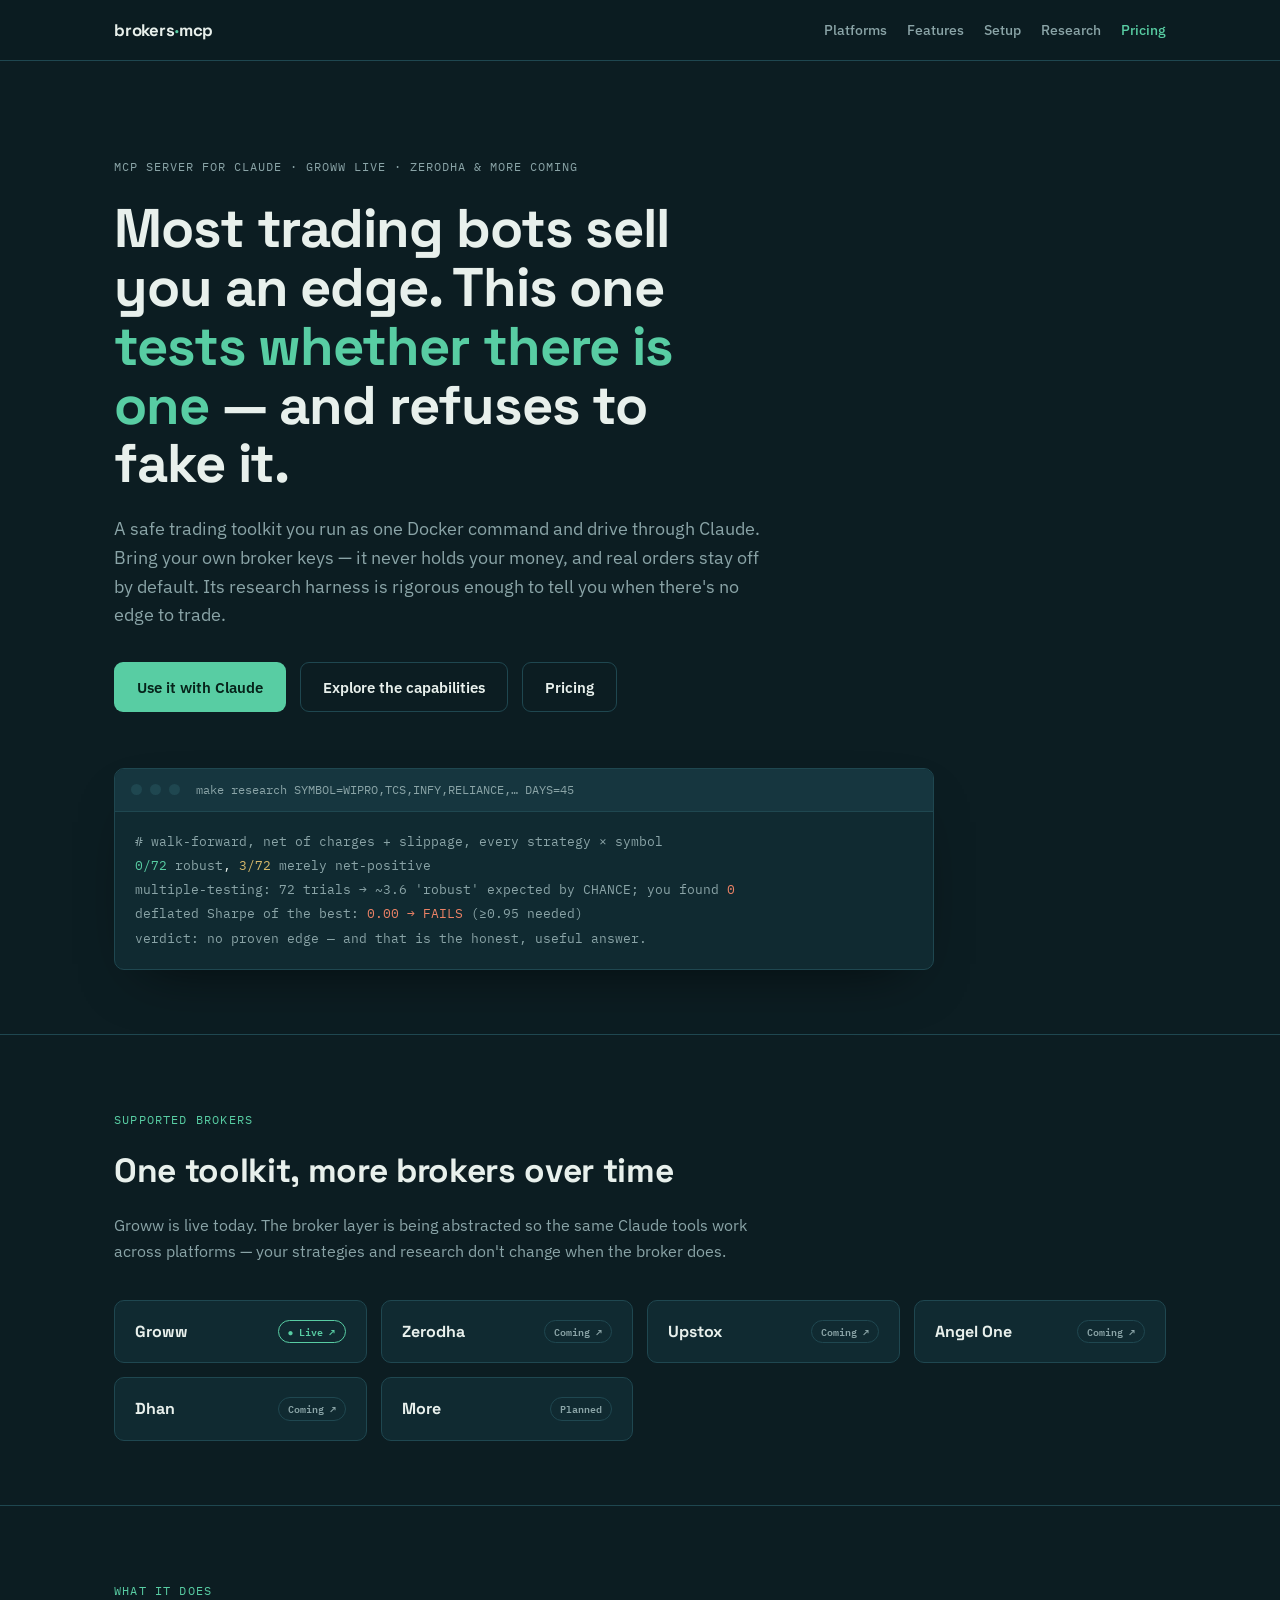
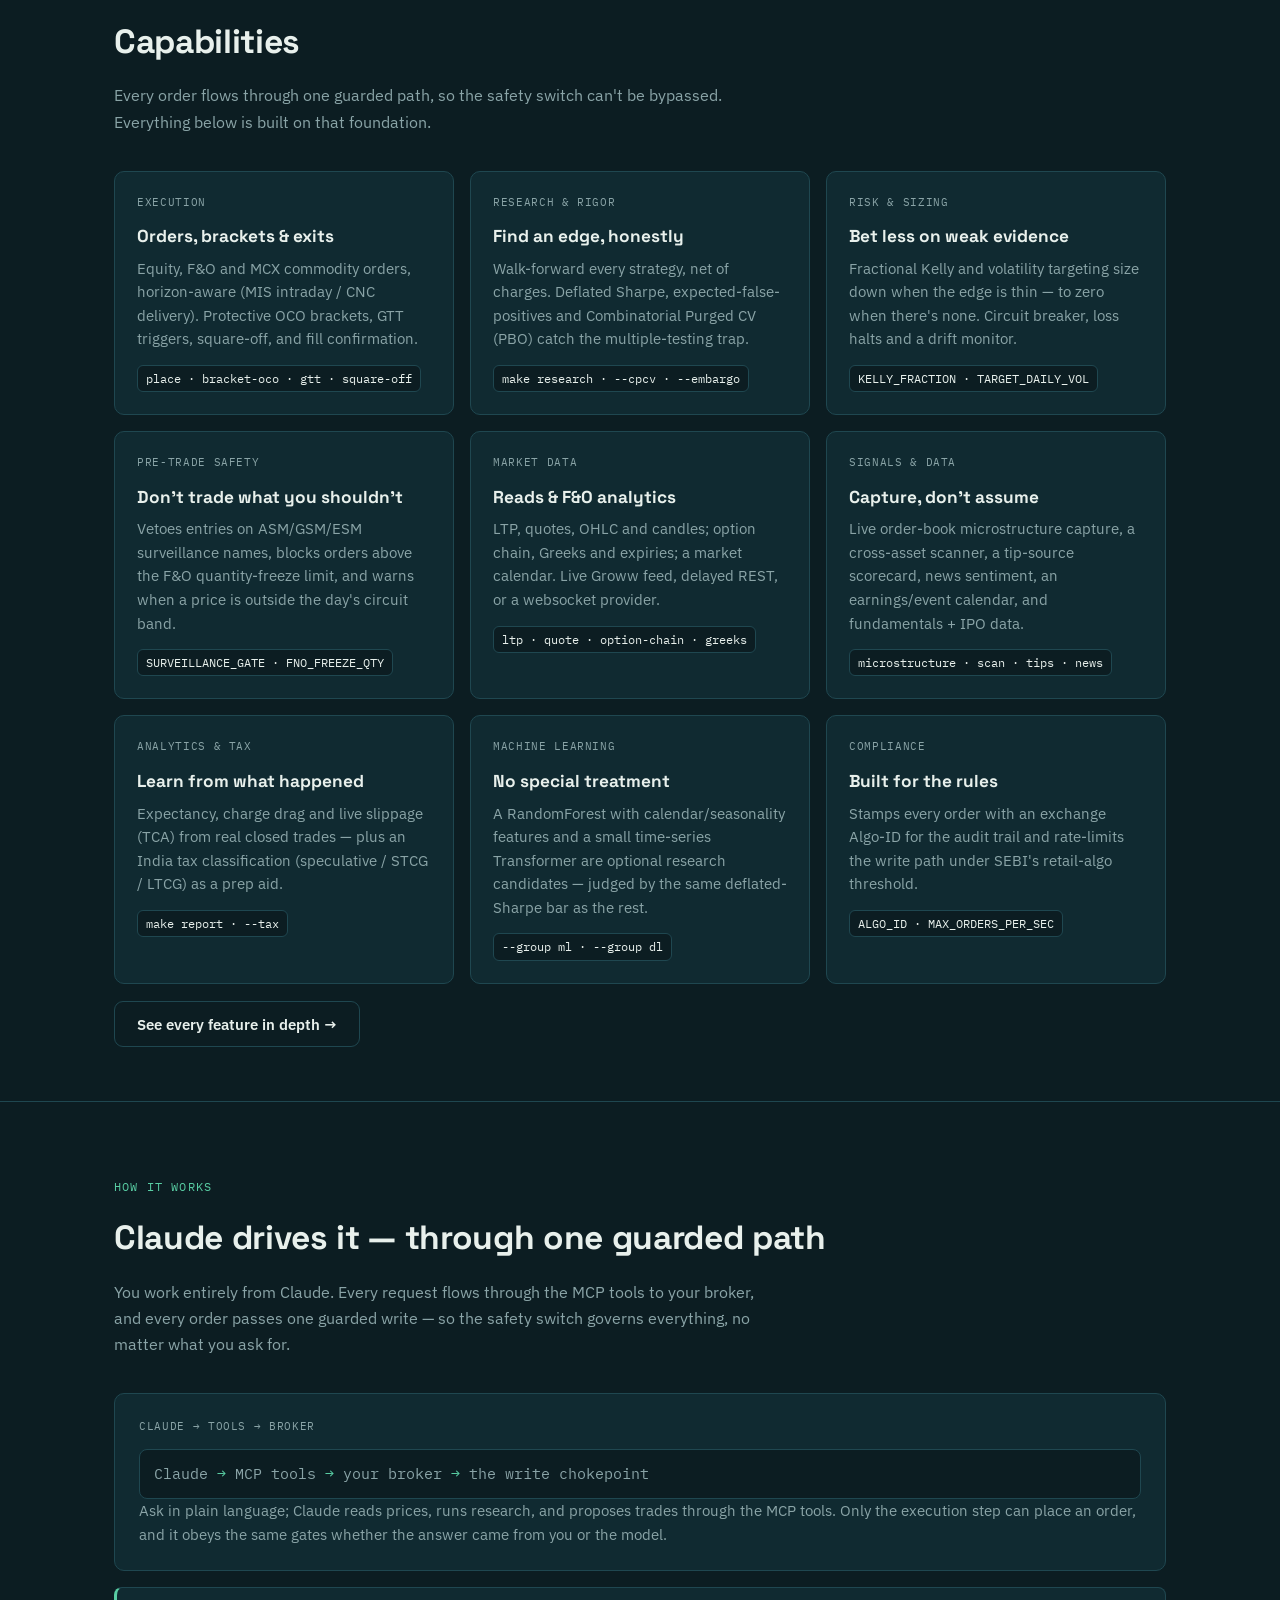
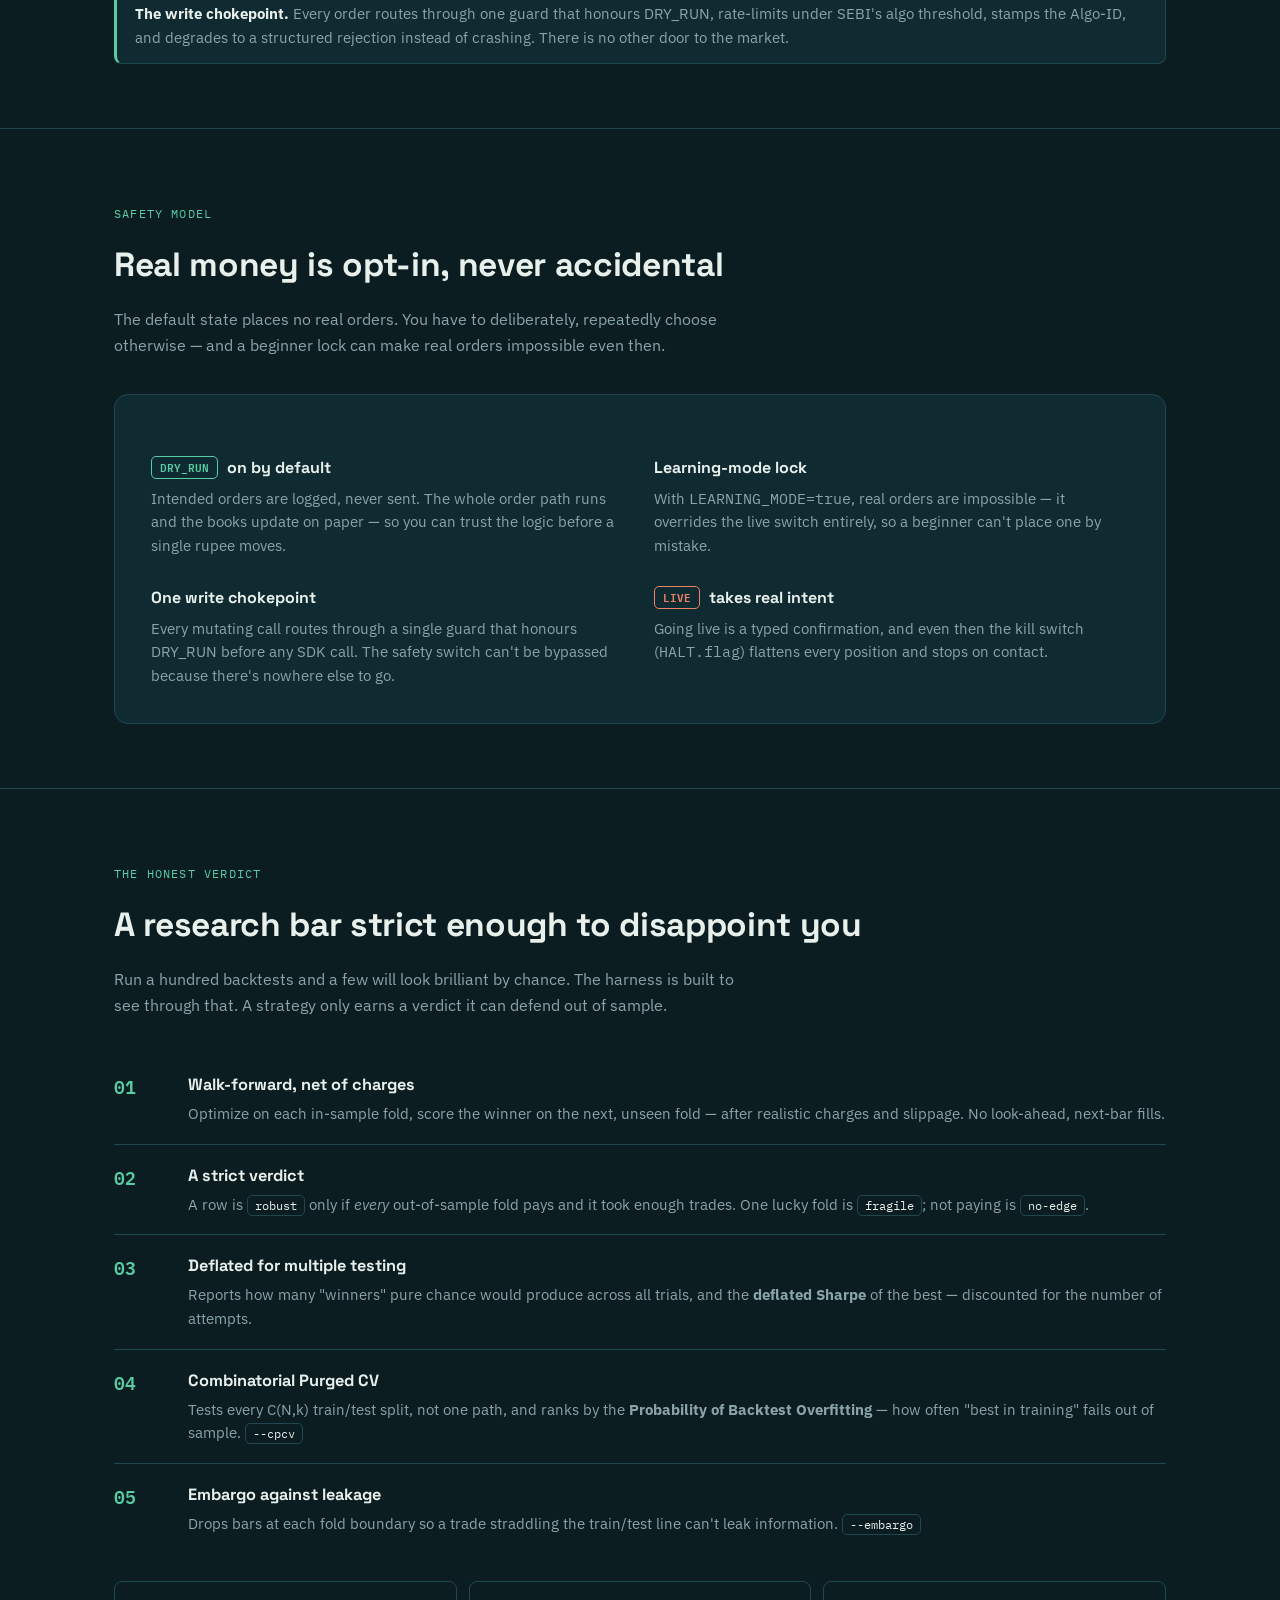
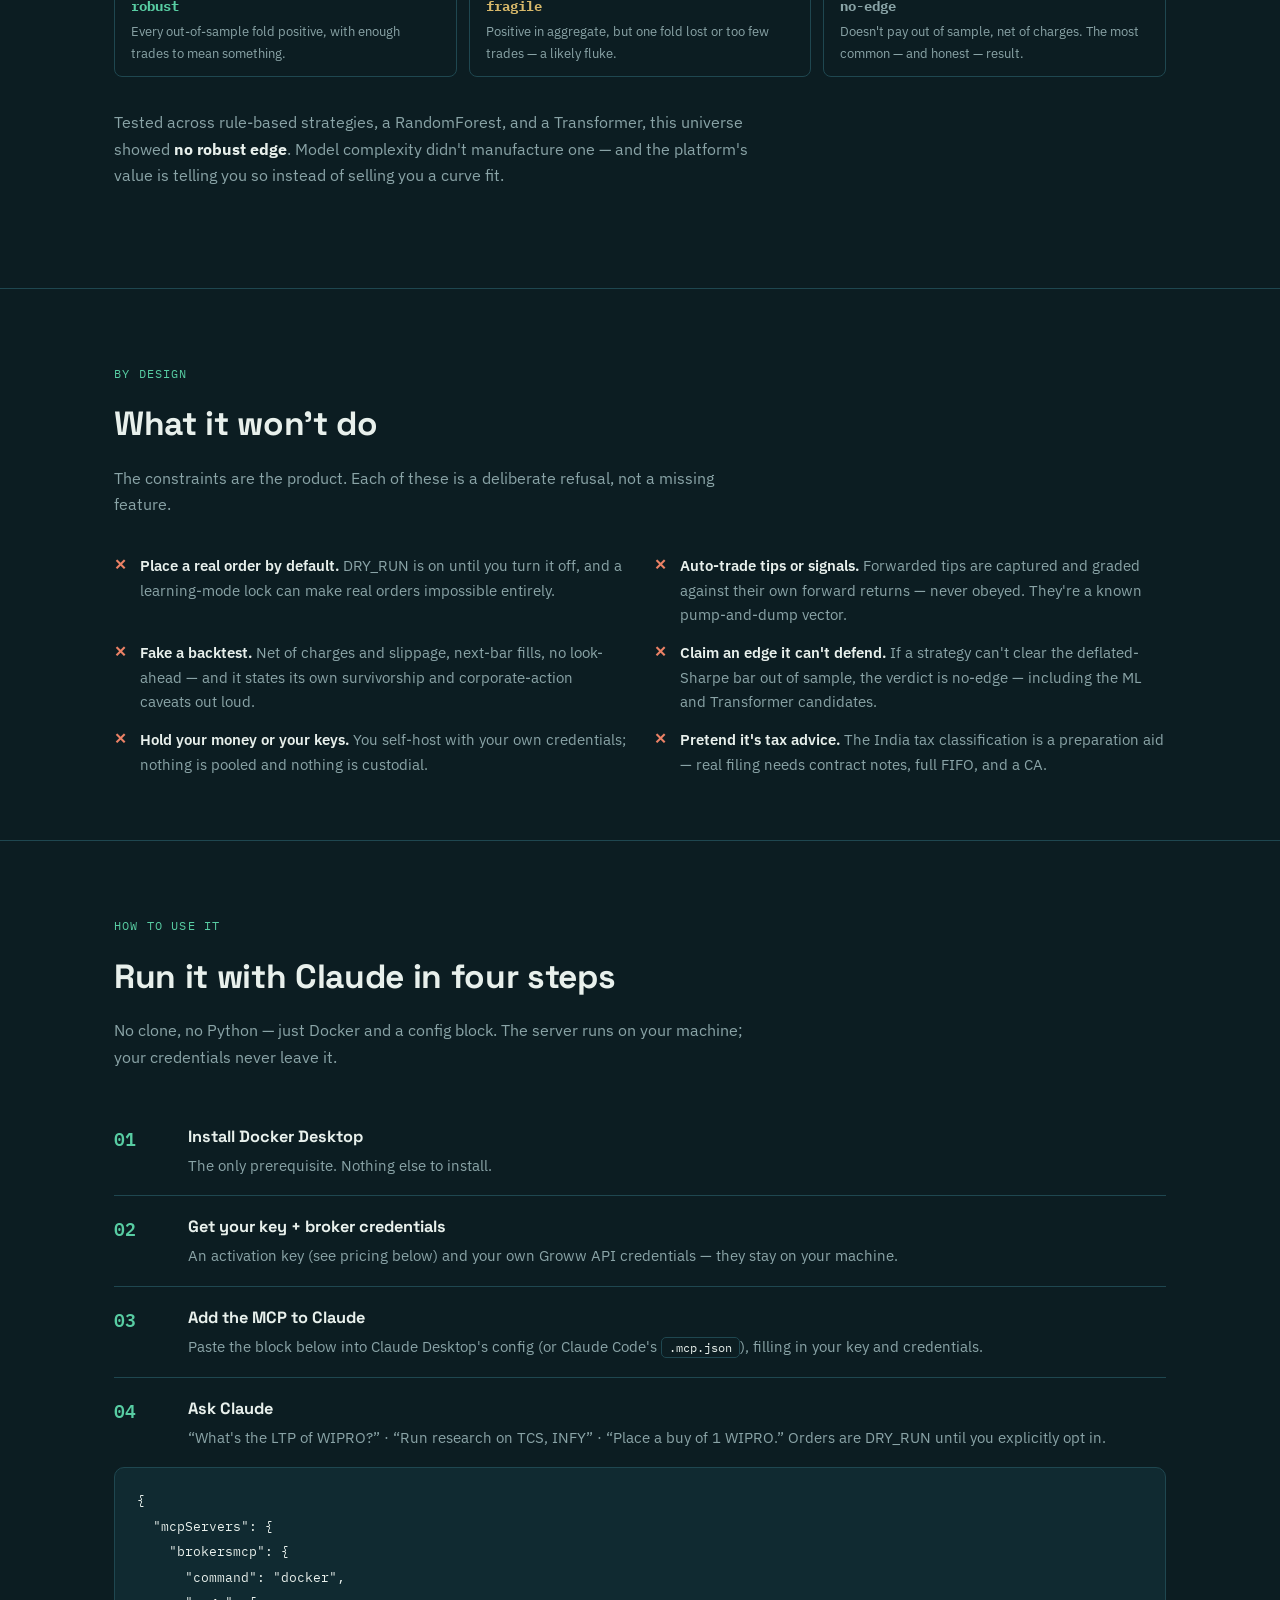
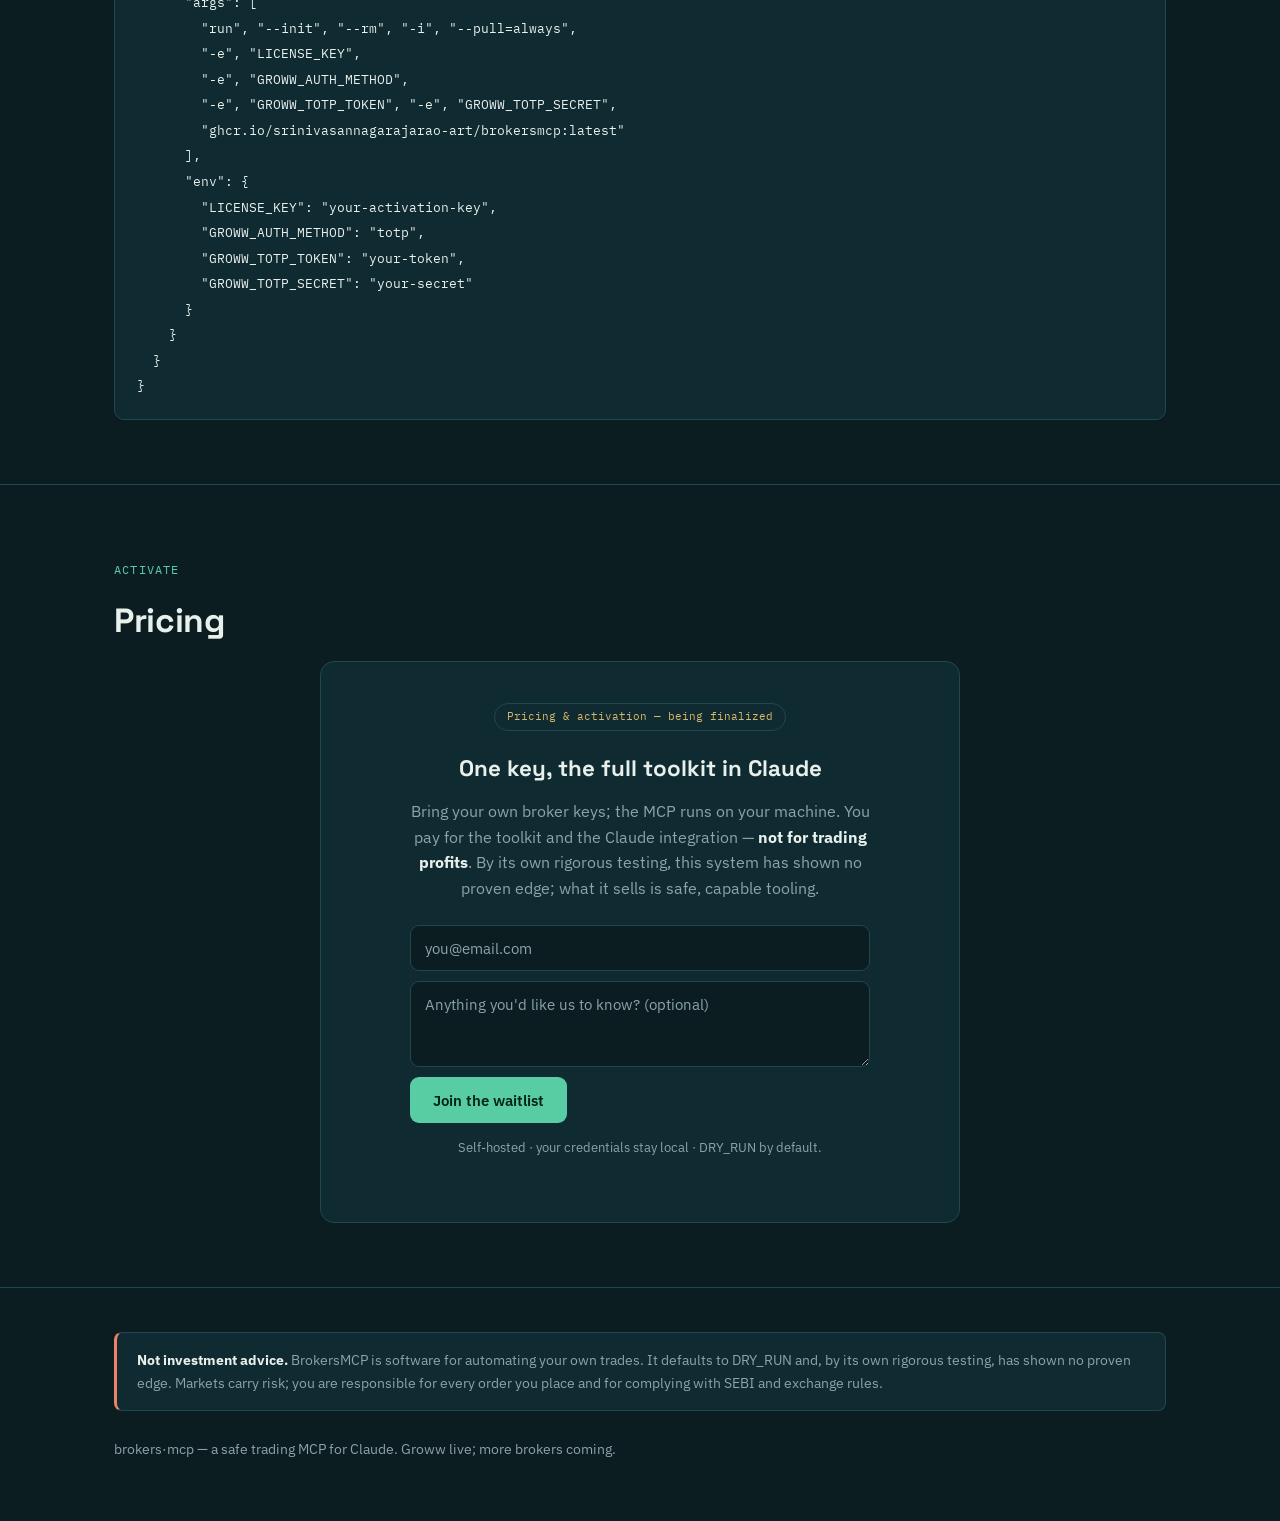
<file: index.html>
<!DOCTYPE html>
<html lang="en">
<head>
<meta charset="UTF-8" />
<meta name="viewport" content="width=device-width, initial-scale=1.0" />
<title>BrokersMCP — a safe trading MCP for Claude</title>
<meta name="description" content="A safe trading MCP for Claude — Groww live, more brokers coming. DRY_RUN by default, rigorous research, and an honest verdict: no proven edge." />
<meta name="theme-color" content="#0c1d22" />
<link rel="canonical" href="https://brokersmcp.in/" />
<!-- Favicon: the mint terminal dot on the deep-ink panel (inline SVG, no extra request) -->
<link rel="icon" href="data:image/svg+xml,%3Csvg xmlns='http://www.w3.org/2000/svg' viewBox='0 0 32 32'%3E%3Crect width='32' height='32' rx='7' fill='%230c1d22'/%3E%3Ccircle cx='16' cy='16' r='6' fill='%2358cda3'/%3E%3C/svg%3E" />
<!-- Social / link previews -->
<meta property="og:type" content="website" />
<meta property="og:site_name" content="BrokersMCP" />
<meta property="og:title" content="BrokersMCP — a safe trading MCP for Claude" />
<meta property="og:description" content="Run it as one Docker command, drive it through Claude. Bring your own broker keys; real orders off by default; rigorous research that proves when there's no edge." />
<meta property="og:url" content="https://brokersmcp.in/" />
<meta property="og:image" content="https://brokersmcp.in/og.png" />
<meta property="og:image:width" content="1200" />
<meta property="og:image:height" content="630" />
<meta name="twitter:card" content="summary_large_image" />
<meta name="twitter:title" content="BrokersMCP — a safe trading MCP for Claude" />
<meta name="twitter:description" content="A safe, rigorous trading toolkit for Claude. Groww live; Zerodha & more coming. It sells safe tooling, not a promised edge." />
<meta name="twitter:image" content="https://brokersmcp.in/og.png" />
<link rel="preconnect" href="https://fonts.googleapis.com" />
<link rel="preconnect" href="https://fonts.gstatic.com" crossorigin />
<link href="https://fonts.googleapis.com/css2?family=Space+Grotesk:wght@500;700&family=IBM+Plex+Sans:wght@400;500;600&family=IBM+Plex+Mono:wght@400;500;600&display=swap" rel="stylesheet" />
<link rel="stylesheet" href="style.css" />
</head>
<body>

<header>
  <div class="wrap bar">
    <a class="brand" href="#top">brokers<span class="tick">·</span>mcp</a>
    <nav>
      <a class="navlink" href="#platforms">Platforms</a>
      <a class="navlink" href="features.html">Features</a>
      <a class="navlink" href="#setup">Setup</a>
      <a class="navlink" href="#research">Research</a>
      <a class="navlink" href="#pricing">Pricing</a>
    </nav>
  </div>
</header>

<main id="top">
  <!-- HERO -->
  <section class="hero">
    <div class="wrap">
      <p class="eyebrow">MCP server for Claude · Groww live · Zerodha &amp; more coming</p>
      <h1>Most trading bots sell you an edge. This one <span class="em">tests whether there is one</span> — and refuses to fake it.</h1>
      <p class="lede">
        A safe trading toolkit you run as one Docker command and drive through Claude.
        Bring your own broker keys — it never holds your money, and real orders stay off
        by default. Its research harness is rigorous enough to tell you when there's no
        edge to trade.
      </p>
      <div class="cta-row">
        <a class="btn btn-primary" href="#setup">Use it with Claude</a>
        <a class="btn btn-ghost" href="#capabilities">Explore the capabilities</a>
        <a class="btn btn-ghost" href="#pricing">Pricing</a>
      </div>

      <div class="term reveal" role="img" aria-label="Sample output of the research command showing zero robust strategies and a deflated Sharpe that fails the test.">
        <div class="term-top">
          <span class="dot"></span><span class="dot"></span><span class="dot"></span>
          <span class="term-title">make research SYMBOL=WIPRO,TCS,INFY,RELIANCE,… DAYS=45</span>
        </div>
        <div class="term-body">
<div class="ln"><span class="c-mut"># walk-forward, net of charges + slippage, every strategy × symbol</span></div>
<div class="ln"><span class="c-mint">0/72</span> <span class="c-mut">robust</span>, <span class="c-amber">3/72</span> <span class="c-mut">merely net-positive</span></div>
<div class="ln"><span class="c-mut">multiple-testing: 72 trials → ~3.6 'robust' expected by CHANCE; you found</span> <span class="c-coral">0</span></div>
<div class="ln"><span class="c-mut">deflated Sharpe of the best:</span> <span class="c-coral">0.00 → FAILS</span> <span class="c-mut">(≥0.95 needed)</span></div>
<div class="ln c-mut">verdict: no proven edge — and that is the honest, useful answer.</div>
        </div>
      </div>
    </div>
  </section>

  <!-- PLATFORMS -->
  <section class="section" id="platforms">
    <div class="wrap">
      <p class="sec-label">Supported brokers</p>
      <h2 class="sec-title">One toolkit, more brokers over time</h2>
      <p class="sec-intro">
        Groww is live today. The broker layer is being abstracted so the same Claude
        tools work across platforms — your strategies and research don't change when the
        broker does.
      </p>
      <div class="brokers">
        <a class="broker" href="groww.html"><span class="bname">Groww</span><span class="status status-live">● Live ↗</span></a>
        <a class="broker" href="zerodha.html"><span class="bname">Zerodha</span><span class="status status-soon">Coming ↗</span></a>
        <a class="broker" href="upstox.html"><span class="bname">Upstox</span><span class="status status-soon">Coming ↗</span></a>
        <a class="broker" href="angelone.html"><span class="bname">Angel One</span><span class="status status-soon">Coming ↗</span></a>
        <a class="broker" href="dhan.html"><span class="bname">Dhan</span><span class="status status-soon">Coming ↗</span></a>
        <div class="broker"><span class="bname">More</span><span class="status status-soon">Planned</span></div>
      </div>
    </div>
  </section>

  <!-- CAPABILITIES -->
  <section class="section" id="capabilities">
    <div class="wrap">
      <p class="sec-label">What it does</p>
      <h2 class="sec-title">Capabilities</h2>
      <p class="sec-intro">
        Every order flows through one guarded path, so the safety switch can't be bypassed.
        Everything below is built on that foundation.
      </p>
      <div class="grid">

        <a class="card" href="features.html#execution">
          <span class="kicker">Execution</span>
          <h3>Orders, brackets &amp; exits</h3>
          <p>Equity, F&amp;O and MCX commodity orders, horizon-aware (MIS intraday / CNC delivery). Protective OCO brackets, GTT triggers, square-off, and fill confirmation.</p>
          <code>place · bracket-oco · gtt · square-off</code>
        </a>

        <a class="card" href="features.html#research">
          <span class="kicker">Research &amp; rigor</span>
          <h3>Find an edge, honestly</h3>
          <p>Walk-forward every strategy, net of charges. Deflated Sharpe, expected-false-positives and Combinatorial Purged CV (PBO) catch the multiple-testing trap.</p>
          <code>make research · --cpcv · --embargo</code>
        </a>

        <a class="card" href="features.html#sizing">
          <span class="kicker">Risk &amp; sizing</span>
          <h3>Bet less on weak evidence</h3>
          <p>Fractional Kelly and volatility targeting size down when the edge is thin — to zero when there's none. Circuit breaker, loss halts and a drift monitor.</p>
          <code>KELLY_FRACTION · TARGET_DAILY_VOL</code>
        </a>

        <a class="card" href="features.html#presafety">
          <span class="kicker">Pre-trade safety</span>
          <h3>Don't trade what you shouldn't</h3>
          <p>Vetoes entries on ASM/GSM/ESM surveillance names, blocks orders above the F&amp;O quantity-freeze limit, and warns when a price is outside the day's circuit band.</p>
          <code>SURVEILLANCE_GATE · FNO_FREEZE_QTY</code>
        </a>

        <a class="card" href="features.html#data">
          <span class="kicker">Market data</span>
          <h3>Reads &amp; F&amp;O analytics</h3>
          <p>LTP, quotes, OHLC and candles; option chain, Greeks and expiries; a market calendar. Live Groww feed, delayed REST, or a websocket provider.</p>
          <code>ltp · quote · option-chain · greeks</code>
        </a>

        <a class="card" href="features.html#signals">
          <span class="kicker">Signals &amp; data</span>
          <h3>Capture, don't assume</h3>
          <p>Live order-book microstructure capture, a cross-asset scanner, a tip-source scorecard, news sentiment, an earnings/event calendar, and fundamentals + IPO data.</p>
          <code>microstructure · scan · tips · news</code>
        </a>

        <a class="card" href="features.html#analytics">
          <span class="kicker">Analytics &amp; tax</span>
          <h3>Learn from what happened</h3>
          <p>Expectancy, charge drag and live slippage (TCA) from real closed trades — plus an India tax classification (speculative / STCG / LTCG) as a prep aid.</p>
          <code>make report · --tax</code>
        </a>

        <a class="card" href="features.html#ml">
          <span class="kicker">Machine learning</span>
          <h3>No special treatment</h3>
          <p>A RandomForest with calendar/seasonality features and a small time-series Transformer are optional research candidates — judged by the same deflated-Sharpe bar as the rest.</p>
          <code>--group ml · --group dl</code>
        </a>

        <a class="card" href="features.html#compliance">
          <span class="kicker">Compliance</span>
          <h3>Built for the rules</h3>
          <p>Stamps every order with an exchange Algo-ID for the audit trail and rate-limits the write path under SEBI's retail-algo threshold.</p>
          <code>ALGO_ID · MAX_ORDERS_PER_SEC</code>
        </a>

      </div>
      <div style="margin-top:28px">
        <a class="btn btn-ghost" href="features.html">See every feature in depth →</a>
      </div>
    </div>
  </section>

  <!-- HOW IT WORKS -->
  <section class="section" id="architecture">
    <div class="wrap">
      <p class="sec-label">How it works</p>
      <h2 class="sec-title">Claude drives it — through one guarded path</h2>
      <p class="sec-intro">
        You work entirely from Claude. Every request flows through the MCP tools to your
        broker, and every order passes one guarded write — so the safety switch governs
        everything, no matter what you ask for.
      </p>
      <div class="sys">
        <span class="kicker">Claude → tools → broker</span>
        <p class="flow">Claude <span class="arrow">→</span> MCP tools <span class="arrow">→</span> your broker <span class="arrow">→</span> the write chokepoint</p>
        <p>Ask in plain language; Claude reads prices, runs research, and proposes
        trades through the MCP tools. Only the execution step can place an order, and it
        obeys the same gates whether the answer came from you or the model.</p>
      </div>
      <div class="choke">
        <b>The write chokepoint.</b> Every order routes through one guard that honours
        DRY_RUN, rate-limits under SEBI's algo threshold, stamps the Algo-ID, and
        degrades to a structured rejection instead of crashing. There is no other door
        to the market.
      </div>
    </div>
  </section>

  <!-- SAFETY -->
  <section class="section" id="safety">
    <div class="wrap">
      <p class="sec-label">Safety model</p>
      <h2 class="sec-title">Real money is opt-in, never accidental</h2>
      <p class="sec-intro">
        The default state places no real orders. You have to deliberately, repeatedly choose
        otherwise — and a beginner lock can make real orders impossible even then.
      </p>
      <div class="band reveal">
        <div class="safety-grid">
          <div>
            <h4><span class="flag flag-dry">DRY_RUN</span> on by default</h4>
            <p>Intended orders are logged, never sent. The whole order path runs and the books update on paper — so you can trust the logic before a single rupee moves.</p>
          </div>
          <div>
            <h4>Learning-mode lock</h4>
            <p>With <code class="mono">LEARNING_MODE=true</code>, real orders are impossible — it overrides the live switch entirely, so a beginner can't place one by mistake.</p>
          </div>
          <div>
            <h4>One write chokepoint</h4>
            <p>Every mutating call routes through a single guard that honours DRY_RUN before any SDK call. The safety switch can't be bypassed because there's nowhere else to go.</p>
          </div>
          <div>
            <h4><span class="flag flag-live">LIVE</span> takes real intent</h4>
            <p>Going live is a typed confirmation, and even then the kill switch (<code class="mono">HALT.flag</code>) flattens every position and stops on contact.</p>
          </div>
        </div>
      </div>
    </div>
  </section>

  <!-- RESEARCH / HONEST VERDICT -->
  <section class="section" id="research">
    <div class="wrap">
      <p class="sec-label">The honest verdict</p>
      <h2 class="sec-title">A research bar strict enough to disappoint you</h2>
      <p class="sec-intro">
        Run a hundred backtests and a few will look brilliant by chance. The harness is built
        to see through that. A strategy only earns a verdict it can defend out of sample.
      </p>
      <div class="pipe">
        <div class="stage">
          <div class="no mono">01</div>
          <div>
            <h4>Walk-forward, net of charges</h4>
            <p>Optimize on each in-sample fold, score the winner on the next, unseen
            fold — after realistic charges and slippage. No look-ahead, next-bar fills.</p>
          </div>
        </div>
        <div class="stage">
          <div class="no mono">02</div>
          <div>
            <h4>A strict verdict</h4>
            <p>A row is <code>robust</code> only if <em>every</em> out-of-sample fold pays
            and it took enough trades. One lucky fold is <code>fragile</code>; not paying
            is <code>no-edge</code>.</p>
          </div>
        </div>
        <div class="stage">
          <div class="no mono">03</div>
          <div>
            <h4>Deflated for multiple testing</h4>
            <p>Reports how many "winners" pure chance would produce across all trials, and
            the <b>deflated Sharpe</b> of the best — discounted for the number of attempts.</p>
          </div>
        </div>
        <div class="stage">
          <div class="no mono">04</div>
          <div>
            <h4>Combinatorial Purged CV</h4>
            <p>Tests every C(N,k) train/test split, not one path, and ranks by the
            <b>Probability of Backtest Overfitting</b> — how often "best in training" fails
            out of sample. <code>--cpcv</code></p>
          </div>
        </div>
        <div class="stage">
          <div class="no mono">05</div>
          <div>
            <h4>Embargo against leakage</h4>
            <p>Drops bars at each fold boundary so a trade straddling the train/test line
            can't leak information. <code>--embargo</code></p>
          </div>
        </div>
      </div>

      <div class="legend reveal">
        <div class="verdict v-robust">
          <b>robust</b>
          <span>Every out-of-sample fold positive, with enough trades to mean something.</span>
        </div>
        <div class="verdict v-fragile">
          <b>fragile</b>
          <span>Positive in aggregate, but one fold lost or too few trades — a likely fluke.</span>
        </div>
        <div class="verdict v-noedge">
          <b>no-edge</b>
          <span>Doesn't pay out of sample, net of charges. The most common — and honest — result.</span>
        </div>
      </div>
      <p class="sec-intro" style="margin-top:32px;">
        Tested across rule-based strategies, a RandomForest, and a Transformer, this universe
        showed <strong style="color:var(--text)">no robust edge</strong>. Model complexity didn't
        manufacture one — and the platform's value is telling you so instead of selling you a
        curve fit.
      </p>
    </div>
  </section>

  <!-- WHAT IT WON'T DO -->
  <section class="section" id="wont">
    <div class="wrap">
      <p class="sec-label">By design</p>
      <h2 class="sec-title">What it won't do</h2>
      <p class="sec-intro">
        The constraints are the product. Each of these is a deliberate refusal, not a
        missing feature.
      </p>
      <ul class="nots">
        <li><b>Place a real order by default.</b> DRY_RUN is on until you turn it off, and a learning-mode lock can make real orders impossible entirely.</li>
        <li><b>Auto-trade tips or signals.</b> Forwarded tips are captured and graded against their own forward returns — never obeyed. They're a known pump-and-dump vector.</li>
        <li><b>Fake a backtest.</b> Net of charges and slippage, next-bar fills, no look-ahead — and it states its own survivorship and corporate-action caveats out loud.</li>
        <li><b>Claim an edge it can't defend.</b> If a strategy can't clear the deflated-Sharpe bar out of sample, the verdict is no-edge — including the ML and Transformer candidates.</li>
        <li><b>Hold your money or your keys.</b> You self-host with your own credentials; nothing is pooled and nothing is custodial.</li>
        <li><b>Pretend it's tax advice.</b> The India tax classification is a preparation aid — real filing needs contract notes, full FIFO, and a CA.</li>
      </ul>
    </div>
  </section>

  <!-- SETUP: USE IT WITH CLAUDE -->
  <section class="section" id="setup">
    <div class="wrap">
      <p class="sec-label">How to use it</p>
      <h2 class="sec-title">Run it with Claude in four steps</h2>
      <p class="sec-intro">
        No clone, no Python — just Docker and a config block. The server runs on your
        machine; your credentials never leave it.
      </p>
      <div class="pipe">
        <div class="stage">
          <div class="no mono">01</div>
          <div><h4>Install Docker Desktop</h4><p>The only prerequisite. Nothing else to install.</p></div>
        </div>
        <div class="stage">
          <div class="no mono">02</div>
          <div><h4>Get your key + broker credentials</h4><p>An activation key (see pricing below) and your own Groww API credentials — they stay on your machine.</p></div>
        </div>
        <div class="stage">
          <div class="no mono">03</div>
          <div><h4>Add the MCP to Claude</h4><p>Paste the block below into Claude Desktop's config (or Claude Code's <code>.mcp.json</code>), filling in your key and credentials.</p></div>
        </div>
        <div class="stage">
          <div class="no mono">04</div>
          <div><h4>Ask Claude</h4><p>“What's the LTP of WIPRO?” · “Run research on TCS, INFY” · “Place a buy of 1 WIPRO.” Orders are DRY_RUN until you explicitly opt in.</p></div>
        </div>
      </div>
<pre class="code">{
  "mcpServers": {
    "brokersmcp": {
      "command": "docker",
      "args": [
        "run", "--init", "--rm", "-i", "--pull=always",
        "-e", "LICENSE_KEY",
        "-e", "GROWW_AUTH_METHOD",
        "-e", "GROWW_TOTP_TOKEN", "-e", "GROWW_TOTP_SECRET",
        "ghcr.io/srinivasannagarajarao-art/brokersmcp:latest"
      ],
      "env": {
        "LICENSE_KEY": "your-activation-key",
        "GROWW_AUTH_METHOD": "totp",
        "GROWW_TOTP_TOKEN": "your-token",
        "GROWW_TOTP_SECRET": "your-secret"
      }
    }
  }
}</pre>
    </div>
  </section>

  <!-- PRICING / ACTIVATE -->
  <section class="section" id="pricing">
    <div class="wrap">
      <p class="sec-label">Activate</p>
      <h2 class="sec-title">Pricing</h2>
      <div class="activate">
        <span class="soon">Pricing &amp; activation — being finalized</span>
        <h3>One key, the full toolkit in Claude</h3>
        <p>
          Bring your own broker keys; the MCP runs on your machine. You pay for the
          toolkit and the Claude integration — <strong style="color:var(--text)">not for
          trading profits</strong>. By its own rigorous testing, this system has shown no
          proven edge; what it sells is safe, capable tooling.
        </p>
        <form class="waitlist" action="https://formspree.io/f/maqgwgby" method="POST">
          <input type="email" name="email" required placeholder="you@email.com"
                 aria-label="Email address" />
          <textarea name="message" rows="3" placeholder="Anything you'd like us to know? (optional)" aria-label="Message"></textarea>
          <button type="submit" class="btn btn-primary">Join the waitlist</button>
        </form>
        <p class="fineprint">Self-hosted · your credentials stay local · DRY_RUN by default.</p>
      </div>
    </div>
  </section>

</main>

<footer>
  <div class="wrap">
    <div class="disclaimer">
      <strong style="color:var(--text)">Not investment advice.</strong>
      BrokersMCP is software for automating your own trades. It defaults to
      DRY_RUN and, by its own rigorous testing, has shown no proven edge. Markets carry risk;
      you are responsible for every order you place and for complying with SEBI and exchange rules.
    </div>
    <div class="foot-row">
      <span>brokers<span style="color:var(--mint)">·</span>mcp — a safe trading MCP for Claude. Groww live; more brokers coming.</span>
    </div>
  </div>
</footer>

<script src="app.js" defer></script>
</body>
</html>
</file>
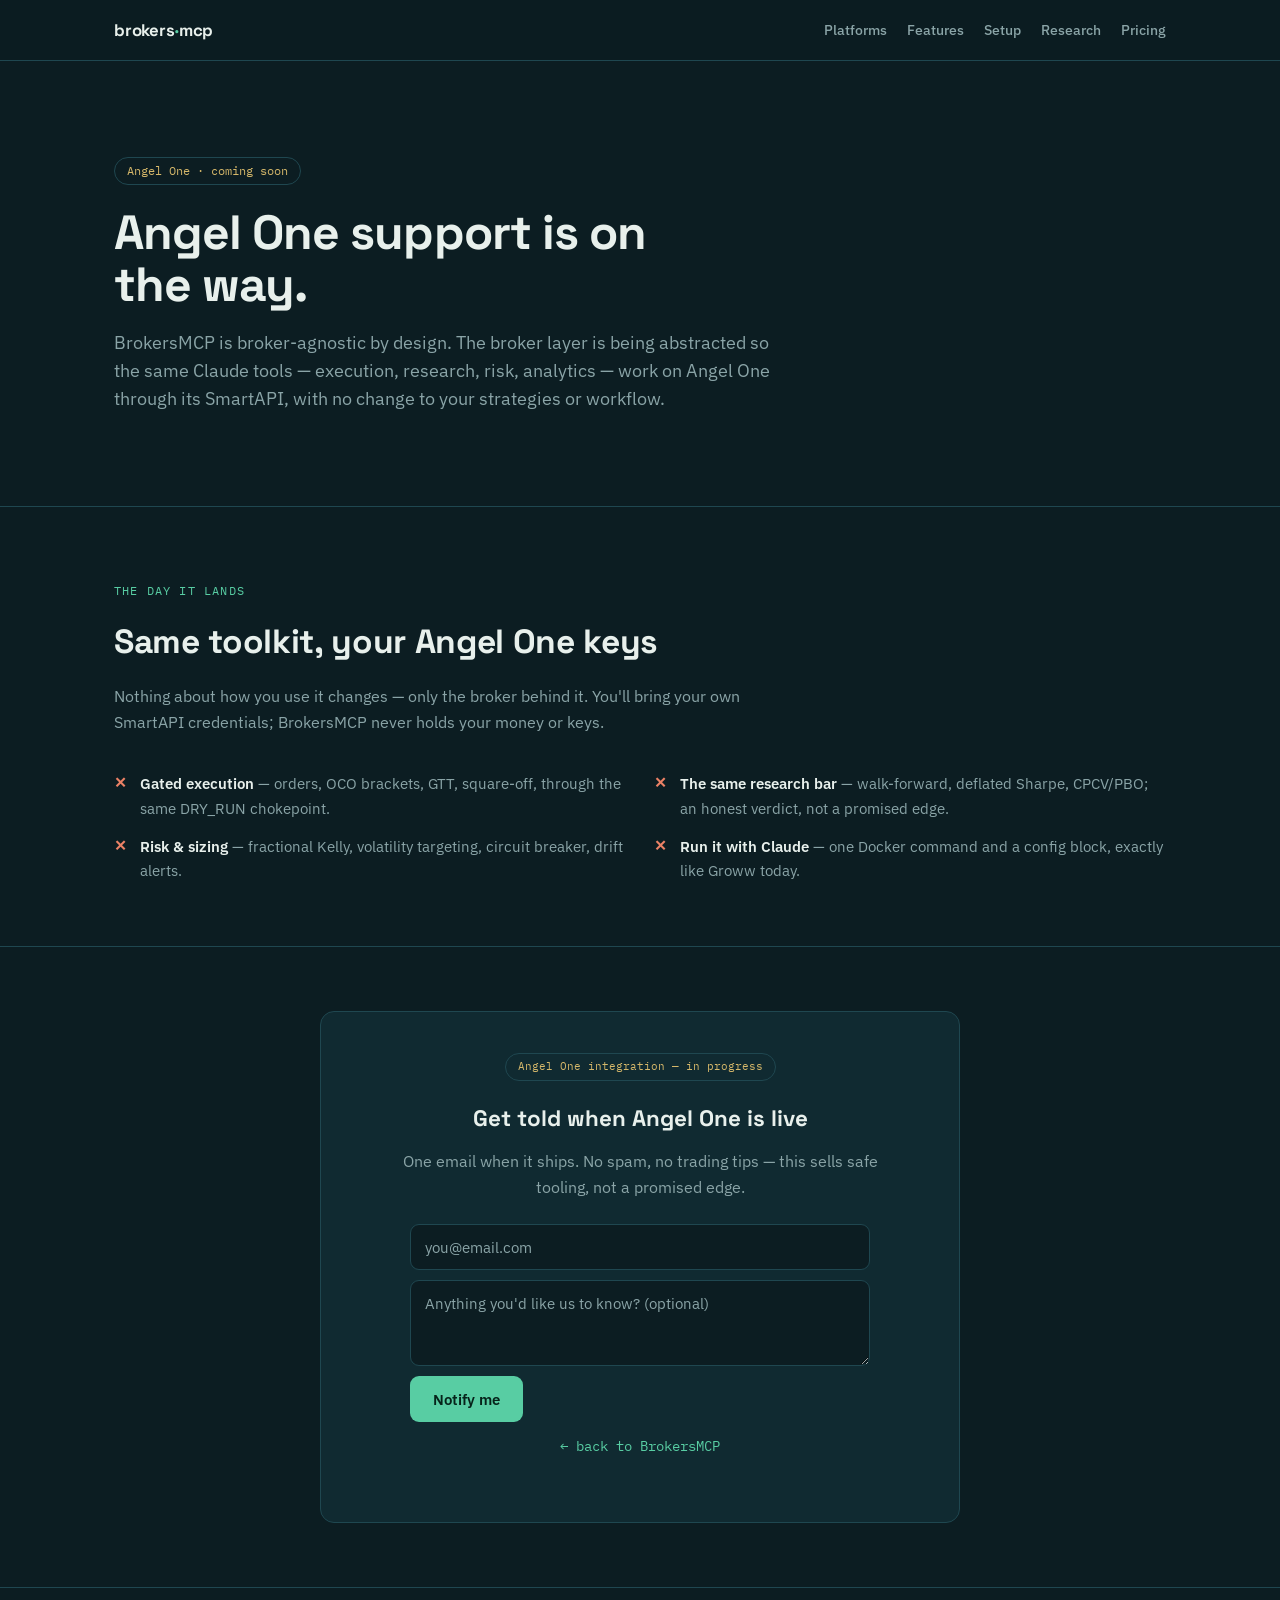
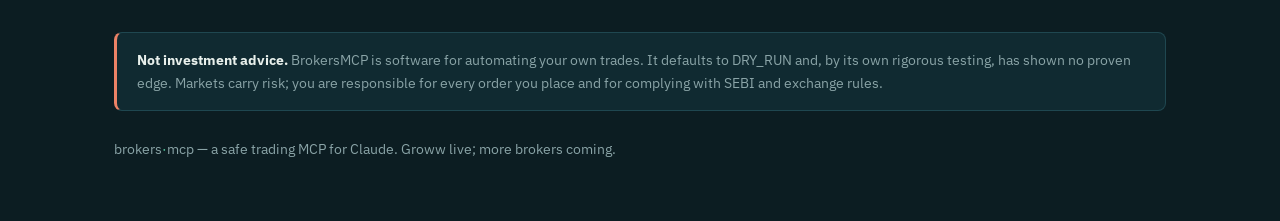
<file: angelone.html>
<!DOCTYPE html>
<html lang="en">
<head>
<meta charset="UTF-8" />
<meta name="viewport" content="width=device-width, initial-scale=1.0" />
<title>Angel One support is coming — BrokersMCP</title>
<meta name="description" content="BrokersMCP is broker-agnostic by design. Angel One (SmartAPI) support is coming — the same Claude tools, your Angel One keys. Join the waitlist." />
<meta name="theme-color" content="#0c1d22" />
<link rel="canonical" href="https://brokersmcp.in/angelone.html" />
<link rel="icon" href="data:image/svg+xml,%3Csvg xmlns='http://www.w3.org/2000/svg' viewBox='0 0 32 32'%3E%3Crect width='32' height='32' rx='7' fill='%230c1d22'/%3E%3Ccircle cx='16' cy='16' r='6' fill='%2358cda3'/%3E%3C/svg%3E" />
<meta property="og:type" content="website" />
<meta property="og:site_name" content="BrokersMCP" />
<meta property="og:title" content="Angel One support is coming — BrokersMCP" />
<meta property="og:description" content="The same safe, rigorous Claude trading tools — soon for Angel One. Bring your own SmartAPI keys." />
<meta property="og:url" content="https://brokersmcp.in/angelone.html" />
<meta property="og:image" content="https://brokersmcp.in/og.png" />
<meta name="twitter:card" content="summary_large_image" />
<meta name="twitter:title" content="Angel One support is coming — BrokersMCP" />
<meta name="twitter:image" content="https://brokersmcp.in/og.png" />
<link rel="preconnect" href="https://fonts.googleapis.com" />
<link rel="preconnect" href="https://fonts.gstatic.com" crossorigin />
<link href="https://fonts.googleapis.com/css2?family=Space+Grotesk:wght@500;700&family=IBM+Plex+Sans:wght@400;500;600&family=IBM+Plex+Mono:wght@400;500;600&display=swap" rel="stylesheet" />
<link rel="stylesheet" href="style.css" />
</head>
<body>

<header>
  <div class="wrap bar">
    <a class="brand" href="index.html">brokers<span class="tick">·</span>mcp</a>
    <nav>
      <a class="navlink" href="index.html#platforms">Platforms</a>
      <a class="navlink" href="features.html">Features</a>
      <a class="navlink" href="index.html#setup">Setup</a>
      <a class="navlink" href="index.html#research">Research</a>
      <a class="navlink" href="index.html#pricing">Pricing</a>
    </nav>
  </div>
</header>

<main>
  <section class="coming">
    <div class="wrap">
      <span class="badge">Angel One · coming soon</span>
      <h1>Angel One support is on the way.</h1>
      <p class="lede">
        BrokersMCP is broker-agnostic by design. The broker layer is being abstracted so
        the same Claude tools — execution, research, risk, analytics — work on Angel One
        through its SmartAPI, with no change to your strategies or workflow.
      </p>
    </div>
  </section>

  <section class="section">
    <div class="wrap">
      <p class="sec-label">The day it lands</p>
      <h2 class="sec-title">Same toolkit, your Angel One keys</h2>
      <p class="sec-intro">
        Nothing about how you use it changes — only the broker behind it. You'll bring
        your own SmartAPI credentials; BrokersMCP never holds your money or keys.
      </p>
      <ul class="nots" style="margin-top:24px">
        <li><b>Gated execution</b> — orders, OCO brackets, GTT, square-off, through the same DRY_RUN chokepoint.</li>
        <li><b>The same research bar</b> — walk-forward, deflated Sharpe, CPCV/PBO; an honest verdict, not a promised edge.</li>
        <li><b>Risk &amp; sizing</b> — fractional Kelly, volatility targeting, circuit breaker, drift alerts.</li>
        <li><b>Run it with Claude</b> — one Docker command and a config block, exactly like Groww today.</li>
      </ul>
    </div>
  </section>

  <section class="section" id="notify">
    <div class="wrap">
      <div class="activate">
        <span class="soon">Angel One integration — in progress</span>
        <h3>Get told when Angel One is live</h3>
        <p>One email when it ships. No spam, no trading tips — this sells safe tooling, not a promised edge.</p>
        <form class="waitlist" action="https://formspree.io/f/maqgwgby" method="POST">
          <input type="hidden" name="broker" value="Angel One" />
          <input type="email" name="email" required placeholder="you@email.com" aria-label="Email address" />
          <textarea name="message" rows="3" placeholder="Anything you'd like us to know? (optional)" aria-label="Message"></textarea>
          <button type="submit" class="btn btn-primary">Notify me</button>
        </form>
        <p class="back"><a href="index.html">← back to BrokersMCP</a></p>
      </div>
    </div>
  </section>
</main>

<footer>
  <div class="wrap">
    <div class="disclaimer">
      <strong style="color:var(--text)">Not investment advice.</strong>
      BrokersMCP is software for automating your own trades. It defaults to DRY_RUN and, by
      its own rigorous testing, has shown no proven edge. Markets carry risk; you are
      responsible for every order you place and for complying with SEBI and exchange rules.
    </div>
    <div class="foot-row">
      <span>brokers<span style="color:var(--mint)">·</span>mcp — a safe trading MCP for Claude. Groww live; more brokers coming.</span>
    </div>
  </div>
</footer>

<script src="app.js" defer></script>
</body>
</html>
</file>
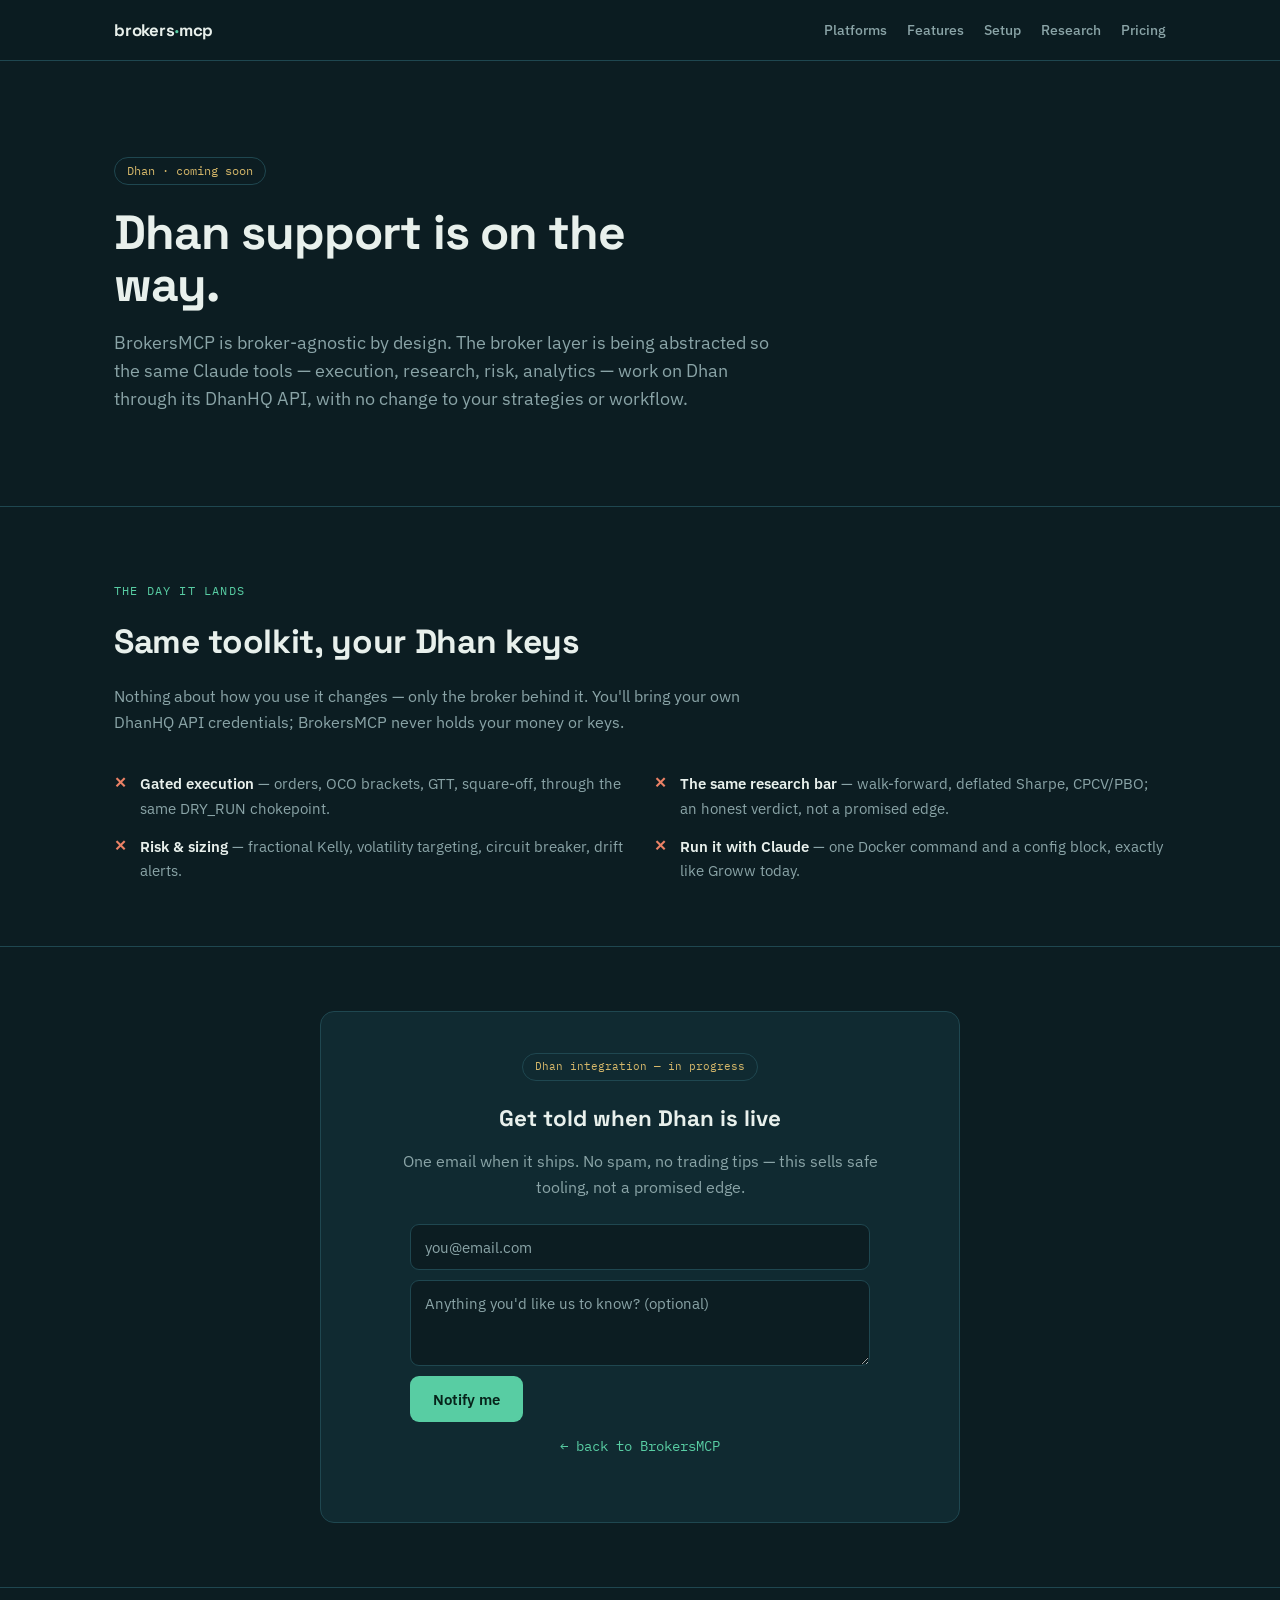
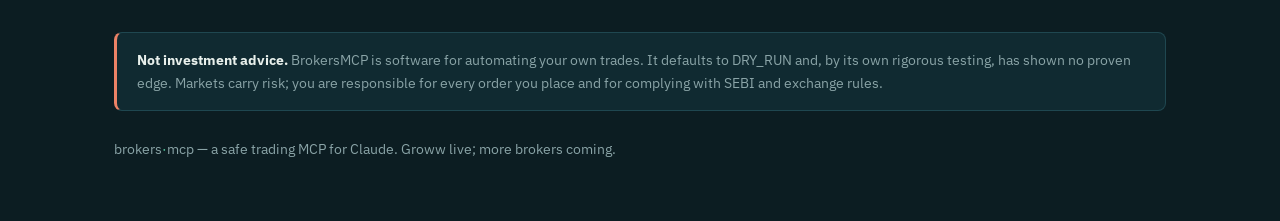
<file: dhan.html>
<!DOCTYPE html>
<html lang="en">
<head>
<meta charset="UTF-8" />
<meta name="viewport" content="width=device-width, initial-scale=1.0" />
<title>Dhan support is coming — BrokersMCP</title>
<meta name="description" content="BrokersMCP is broker-agnostic by design. Dhan (DhanHQ API) support is coming — the same Claude tools, your Dhan keys. Join the waitlist." />
<meta name="theme-color" content="#0c1d22" />
<link rel="canonical" href="https://brokersmcp.in/dhan.html" />
<link rel="icon" href="data:image/svg+xml,%3Csvg xmlns='http://www.w3.org/2000/svg' viewBox='0 0 32 32'%3E%3Crect width='32' height='32' rx='7' fill='%230c1d22'/%3E%3Ccircle cx='16' cy='16' r='6' fill='%2358cda3'/%3E%3C/svg%3E" />
<meta property="og:type" content="website" />
<meta property="og:site_name" content="BrokersMCP" />
<meta property="og:title" content="Dhan support is coming — BrokersMCP" />
<meta property="og:description" content="The same safe, rigorous Claude trading tools — soon for Dhan. Bring your own DhanHQ API keys." />
<meta property="og:url" content="https://brokersmcp.in/dhan.html" />
<meta property="og:image" content="https://brokersmcp.in/og.png" />
<meta name="twitter:card" content="summary_large_image" />
<meta name="twitter:title" content="Dhan support is coming — BrokersMCP" />
<meta name="twitter:image" content="https://brokersmcp.in/og.png" />
<link rel="preconnect" href="https://fonts.googleapis.com" />
<link rel="preconnect" href="https://fonts.gstatic.com" crossorigin />
<link href="https://fonts.googleapis.com/css2?family=Space+Grotesk:wght@500;700&family=IBM+Plex+Sans:wght@400;500;600&family=IBM+Plex+Mono:wght@400;500;600&display=swap" rel="stylesheet" />
<link rel="stylesheet" href="style.css" />
</head>
<body>

<header>
  <div class="wrap bar">
    <a class="brand" href="index.html">brokers<span class="tick">·</span>mcp</a>
    <nav>
      <a class="navlink" href="index.html#platforms">Platforms</a>
      <a class="navlink" href="features.html">Features</a>
      <a class="navlink" href="index.html#setup">Setup</a>
      <a class="navlink" href="index.html#research">Research</a>
      <a class="navlink" href="index.html#pricing">Pricing</a>
    </nav>
  </div>
</header>

<main>
  <section class="coming">
    <div class="wrap">
      <span class="badge">Dhan · coming soon</span>
      <h1>Dhan support is on the way.</h1>
      <p class="lede">
        BrokersMCP is broker-agnostic by design. The broker layer is being abstracted so
        the same Claude tools — execution, research, risk, analytics — work on Dhan
        through its DhanHQ API, with no change to your strategies or workflow.
      </p>
    </div>
  </section>

  <section class="section">
    <div class="wrap">
      <p class="sec-label">The day it lands</p>
      <h2 class="sec-title">Same toolkit, your Dhan keys</h2>
      <p class="sec-intro">
        Nothing about how you use it changes — only the broker behind it. You'll bring
        your own DhanHQ API credentials; BrokersMCP never holds your money or keys.
      </p>
      <ul class="nots" style="margin-top:24px">
        <li><b>Gated execution</b> — orders, OCO brackets, GTT, square-off, through the same DRY_RUN chokepoint.</li>
        <li><b>The same research bar</b> — walk-forward, deflated Sharpe, CPCV/PBO; an honest verdict, not a promised edge.</li>
        <li><b>Risk &amp; sizing</b> — fractional Kelly, volatility targeting, circuit breaker, drift alerts.</li>
        <li><b>Run it with Claude</b> — one Docker command and a config block, exactly like Groww today.</li>
      </ul>
    </div>
  </section>

  <section class="section" id="notify">
    <div class="wrap">
      <div class="activate">
        <span class="soon">Dhan integration — in progress</span>
        <h3>Get told when Dhan is live</h3>
        <p>One email when it ships. No spam, no trading tips — this sells safe tooling, not a promised edge.</p>
        <form class="waitlist" action="https://formspree.io/f/maqgwgby" method="POST">
          <input type="hidden" name="broker" value="Dhan" />
          <input type="email" name="email" required placeholder="you@email.com" aria-label="Email address" />
          <textarea name="message" rows="3" placeholder="Anything you'd like us to know? (optional)" aria-label="Message"></textarea>
          <button type="submit" class="btn btn-primary">Notify me</button>
        </form>
        <p class="back"><a href="index.html">← back to BrokersMCP</a></p>
      </div>
    </div>
  </section>
</main>

<footer>
  <div class="wrap">
    <div class="disclaimer">
      <strong style="color:var(--text)">Not investment advice.</strong>
      BrokersMCP is software for automating your own trades. It defaults to DRY_RUN and, by
      its own rigorous testing, has shown no proven edge. Markets carry risk; you are
      responsible for every order you place and for complying with SEBI and exchange rules.
    </div>
    <div class="foot-row">
      <span>brokers<span style="color:var(--mint)">·</span>mcp — a safe trading MCP for Claude. Groww live; more brokers coming.</span>
    </div>
  </div>
</footer>

<script src="app.js" defer></script>
</body>
</html>
</file>
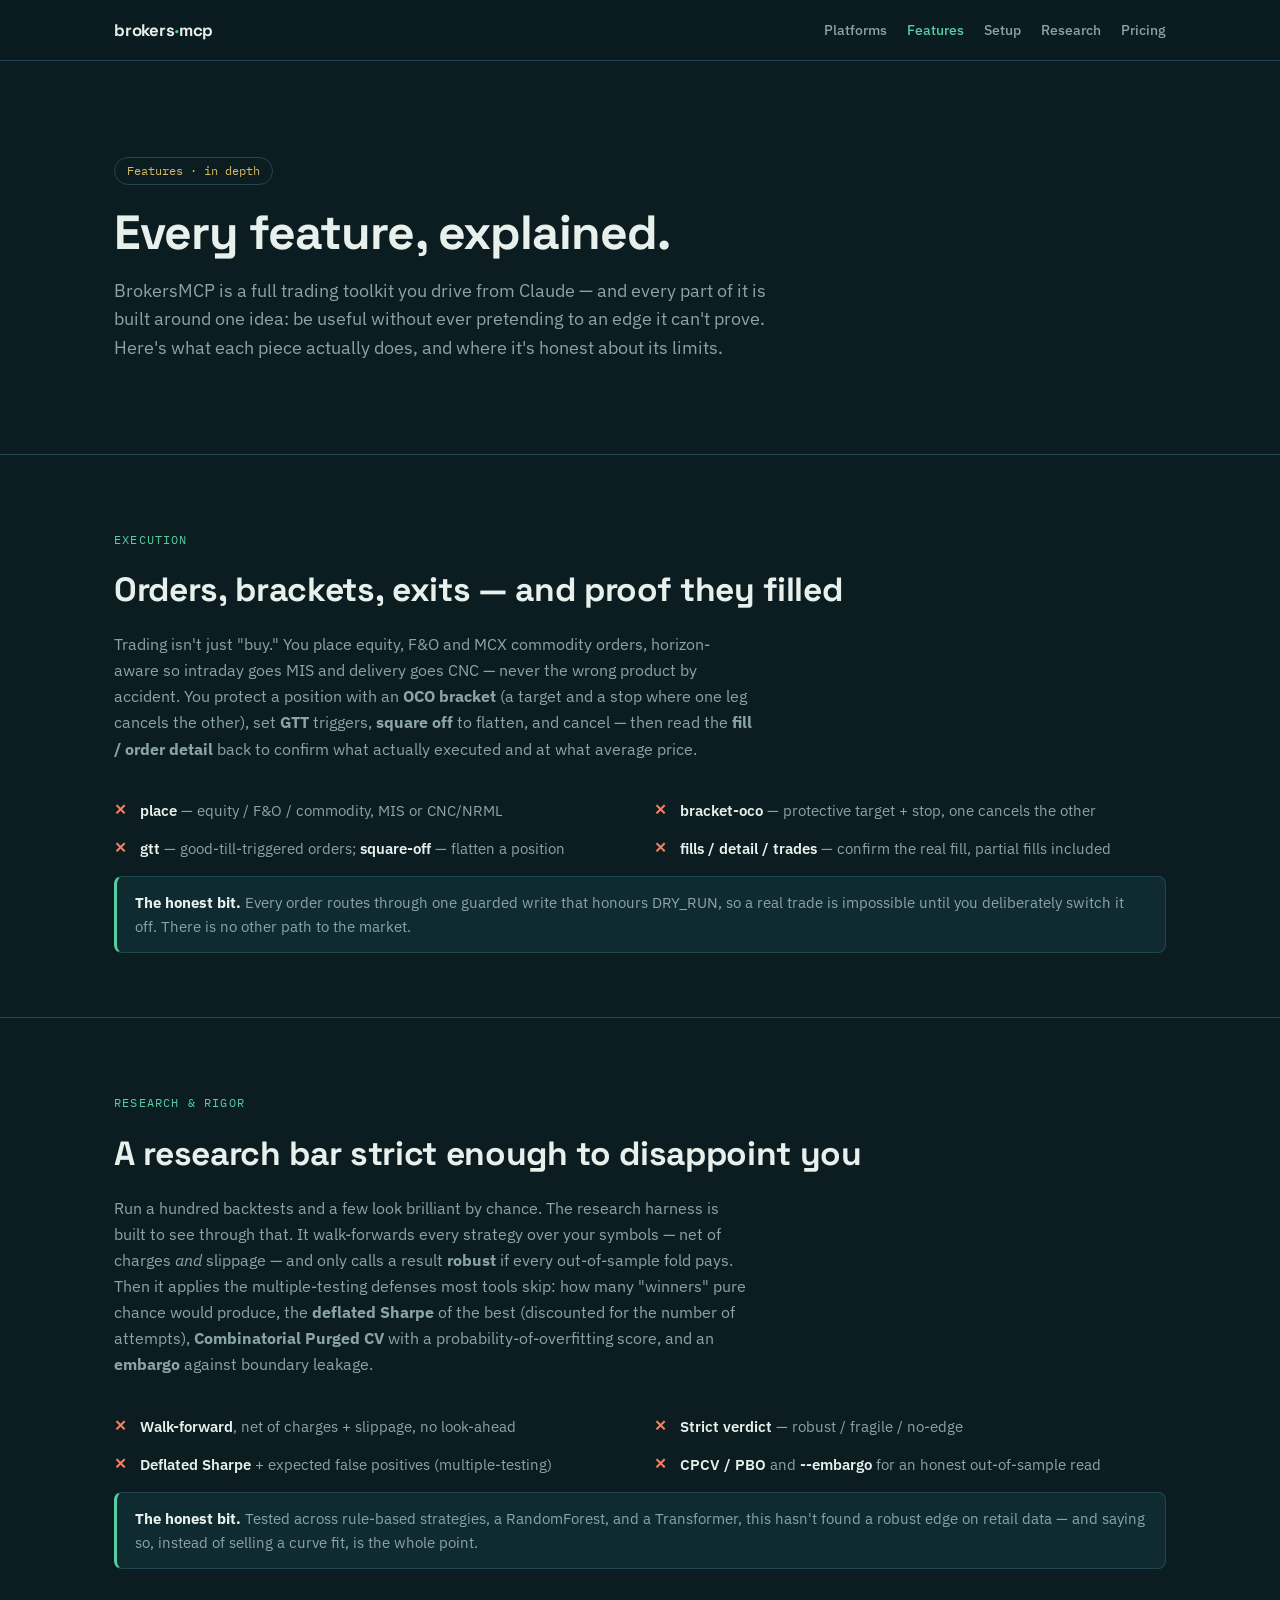
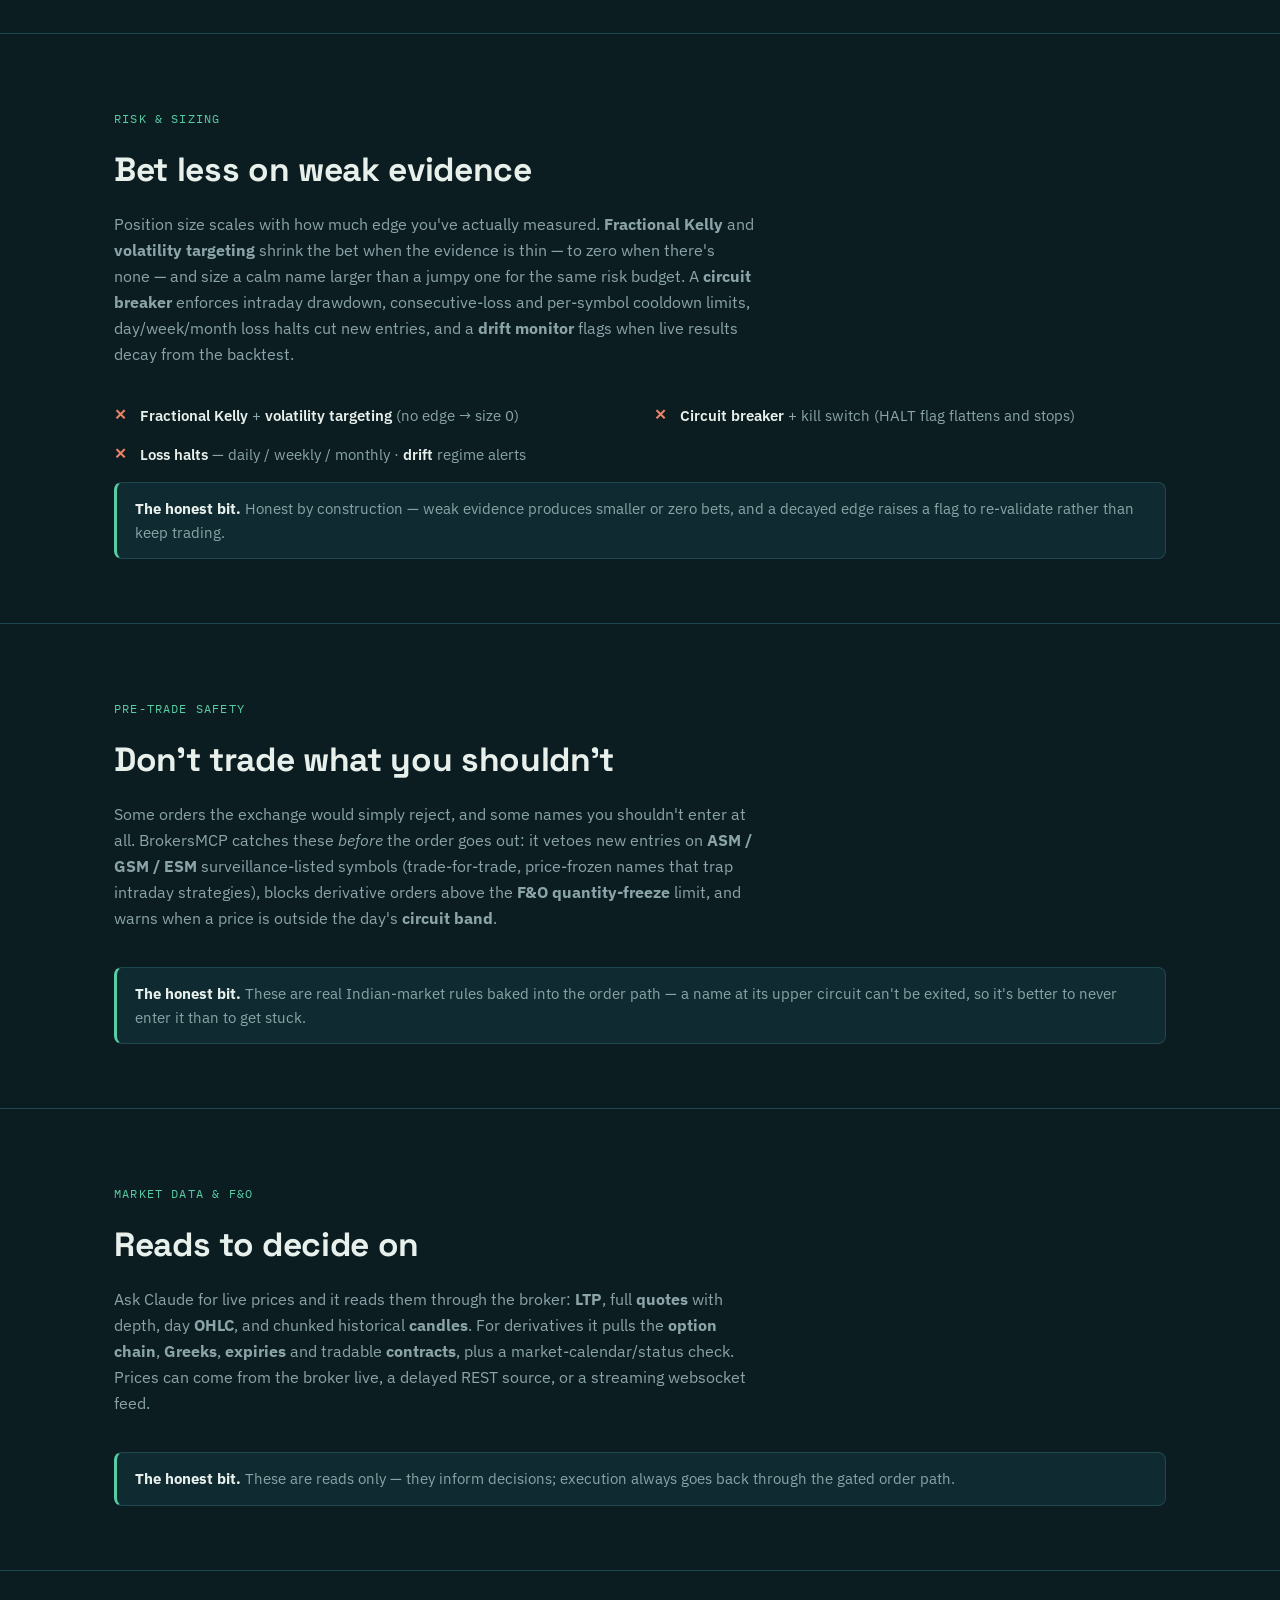
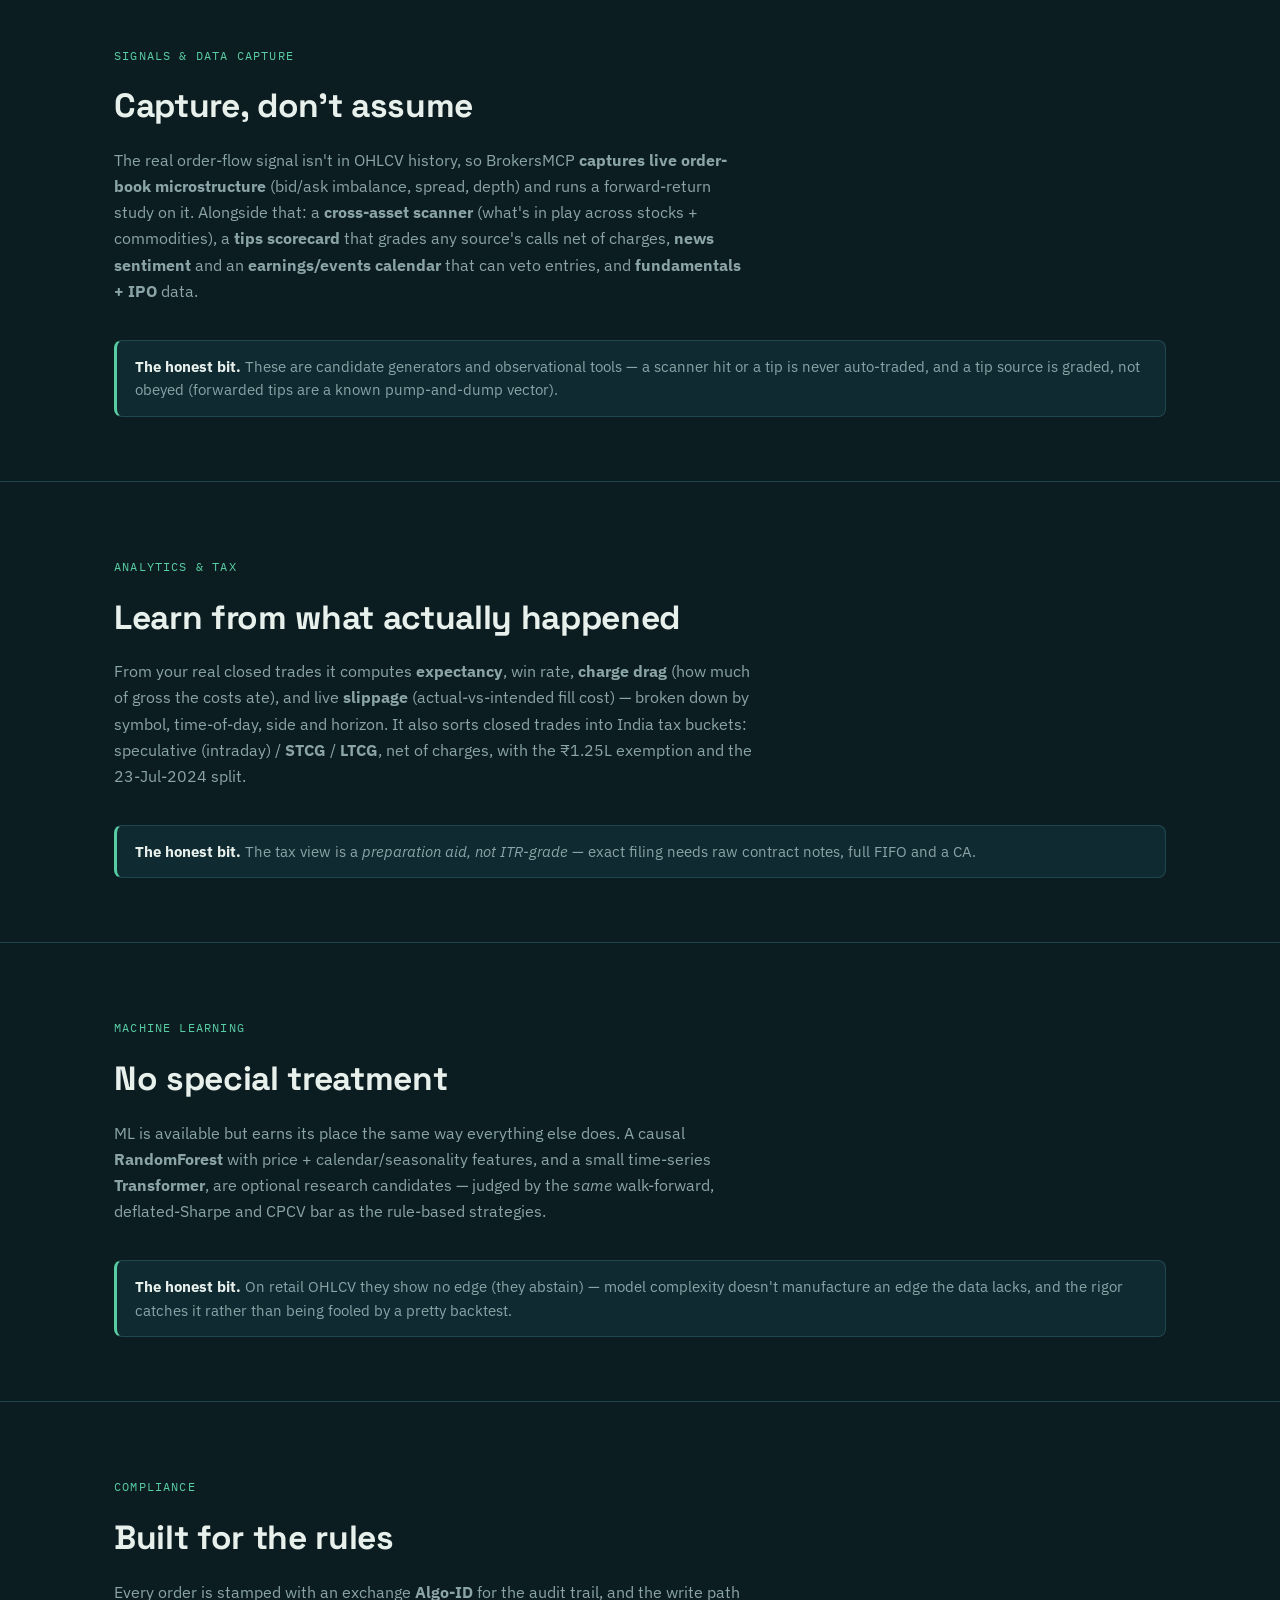
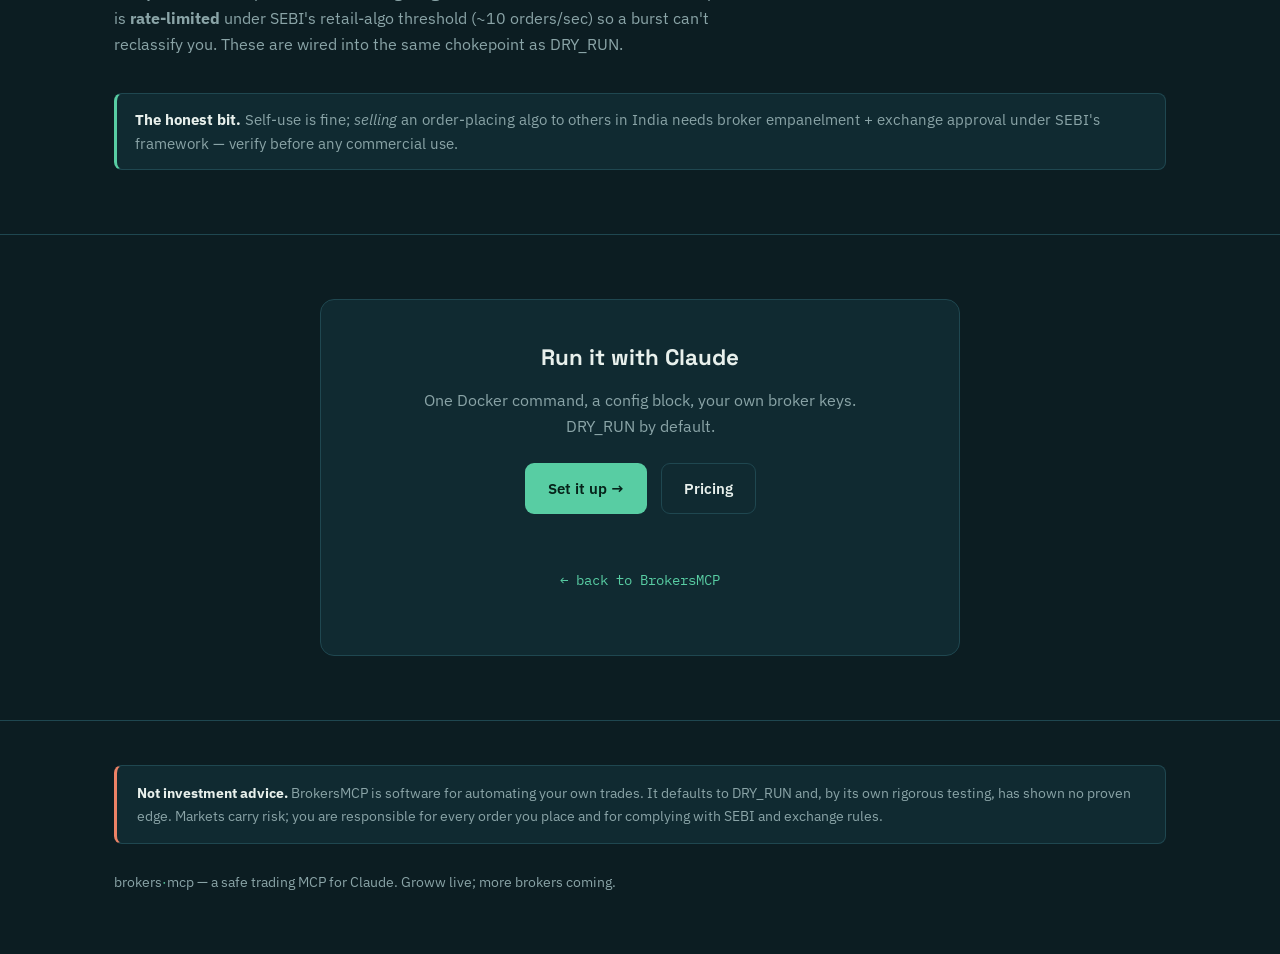
<file: features.html>
<!DOCTYPE html>
<html lang="en">
<head>
<meta charset="UTF-8" />
<meta name="viewport" content="width=device-width, initial-scale=1.0" />
<title>Features — BrokersMCP</title>
<meta name="description" content="Every BrokersMCP capability explained in depth: execution, rigorous research, risk &amp; sizing, pre-trade safety, market data, signals, analytics &amp; tax, ML, and SEBI compliance." />
<meta name="theme-color" content="#0c1d22" />
<link rel="canonical" href="https://brokersmcp.in/features.html" />
<link rel="icon" href="data:image/svg+xml,%3Csvg xmlns='http://www.w3.org/2000/svg' viewBox='0 0 32 32'%3E%3Crect width='32' height='32' rx='7' fill='%230c1d22'/%3E%3Ccircle cx='16' cy='16' r='6' fill='%2358cda3'/%3E%3C/svg%3E" />
<meta property="og:type" content="website" />
<meta property="og:site_name" content="BrokersMCP" />
<meta property="og:title" content="Features — BrokersMCP" />
<meta property="og:description" content="Every capability explained: execution, rigorous research, risk, pre-trade safety, data, analytics, ML, and compliance." />
<meta property="og:url" content="https://brokersmcp.in/features.html" />
<meta property="og:image" content="https://brokersmcp.in/og.png" />
<meta name="twitter:card" content="summary_large_image" />
<meta name="twitter:title" content="Features — BrokersMCP" />
<meta name="twitter:image" content="https://brokersmcp.in/og.png" />
<link rel="preconnect" href="https://fonts.googleapis.com" />
<link rel="preconnect" href="https://fonts.gstatic.com" crossorigin />
<link href="https://fonts.googleapis.com/css2?family=Space+Grotesk:wght@500;700&family=IBM+Plex+Sans:wght@400;500;600&family=IBM+Plex+Mono:wght@400;500;600&display=swap" rel="stylesheet" />
<link rel="stylesheet" href="style.css" />
</head>
<body>

<header>
  <div class="wrap bar">
    <a class="brand" href="index.html">brokers<span class="tick">·</span>mcp</a>
    <nav>
      <a class="navlink" href="index.html#platforms">Platforms</a>
      <a class="navlink active" href="features.html">Features</a>
      <a class="navlink" href="index.html#setup">Setup</a>
      <a class="navlink" href="index.html#research">Research</a>
      <a class="navlink" href="index.html#pricing">Pricing</a>
    </nav>
  </div>
</header>

<main>
  <section class="coming">
    <div class="wrap">
      <span class="badge">Features · in depth</span>
      <h1>Every feature, explained.</h1>
      <p class="lede">
        BrokersMCP is a full trading toolkit you drive from Claude — and every part of it
        is built around one idea: be useful without ever pretending to an edge it can't
        prove. Here's what each piece actually does, and where it's honest about its limits.
      </p>
    </div>
  </section>

  <!-- EXECUTION -->
  <section class="section" id="execution">
    <div class="wrap">
      <p class="sec-label">Execution</p>
      <h2 class="sec-title">Orders, brackets, exits — and proof they filled</h2>
      <p class="sec-intro">
        Trading isn't just "buy." You place equity, F&amp;O and MCX commodity orders,
        horizon-aware so intraday goes MIS and delivery goes CNC — never the wrong product
        by accident. You protect a position with an <b>OCO bracket</b> (a target and a stop
        where one leg cancels the other), set <b>GTT</b> triggers, <b>square off</b> to
        flatten, and cancel — then read the <b>fill / order detail</b> back to confirm what
        actually executed and at what average price.
      </p>
      <ul class="nots" style="margin-top:20px">
        <li><b>place</b> — equity / F&amp;O / commodity, MIS or CNC/NRML</li>
        <li><b>bracket-oco</b> — protective target + stop, one cancels the other</li>
        <li><b>gtt</b> — good-till-triggered orders; <b>square-off</b> — flatten a position</li>
        <li><b>fills / detail / trades</b> — confirm the real fill, partial fills included</li>
      </ul>
      <div class="choke"><b>The honest bit.</b> Every order routes through one guarded write that honours DRY_RUN, so a real trade is impossible until you deliberately switch it off. There is no other path to the market.</div>
    </div>
  </section>

  <!-- RESEARCH -->
  <section class="section" id="research">
    <div class="wrap">
      <p class="sec-label">Research &amp; rigor</p>
      <h2 class="sec-title">A research bar strict enough to disappoint you</h2>
      <p class="sec-intro">
        Run a hundred backtests and a few look brilliant by chance. The research harness is
        built to see through that. It walk-forwards every strategy over your symbols — net
        of charges <i>and</i> slippage — and only calls a result <b>robust</b> if every
        out-of-sample fold pays. Then it applies the multiple-testing defenses most tools
        skip: how many "winners" pure chance would produce, the <b>deflated Sharpe</b> of
        the best (discounted for the number of attempts), <b>Combinatorial Purged CV</b>
        with a probability-of-overfitting score, and an <b>embargo</b> against boundary leakage.
      </p>
      <ul class="nots" style="margin-top:20px">
        <li><b>Walk-forward</b>, net of charges + slippage, no look-ahead</li>
        <li><b>Strict verdict</b> — robust / fragile / no-edge</li>
        <li><b>Deflated Sharpe</b> + expected false positives (multiple-testing)</li>
        <li><b>CPCV / PBO</b> and <b>--embargo</b> for an honest out-of-sample read</li>
      </ul>
      <div class="choke"><b>The honest bit.</b> Tested across rule-based strategies, a RandomForest, and a Transformer, this hasn't found a robust edge on retail data — and saying so, instead of selling a curve fit, is the whole point.</div>
    </div>
  </section>

  <!-- RISK & SIZING -->
  <section class="section" id="sizing">
    <div class="wrap">
      <p class="sec-label">Risk &amp; sizing</p>
      <h2 class="sec-title">Bet less on weak evidence</h2>
      <p class="sec-intro">
        Position size scales with how much edge you've actually measured. <b>Fractional
        Kelly</b> and <b>volatility targeting</b> shrink the bet when the evidence is thin —
        to zero when there's none — and size a calm name larger than a jumpy one for the
        same risk budget. A <b>circuit breaker</b> enforces intraday drawdown, consecutive-loss
        and per-symbol cooldown limits, day/week/month loss halts cut new entries, and a
        <b>drift monitor</b> flags when live results decay from the backtest.
      </p>
      <ul class="nots" style="margin-top:20px">
        <li><b>Fractional Kelly</b> + <b>volatility targeting</b> (no edge → size 0)</li>
        <li><b>Circuit breaker</b> + kill switch (HALT flag flattens and stops)</li>
        <li><b>Loss halts</b> — daily / weekly / monthly · <b>drift</b> regime alerts</li>
      </ul>
      <div class="choke"><b>The honest bit.</b> Honest by construction — weak evidence produces smaller or zero bets, and a decayed edge raises a flag to re-validate rather than keep trading.</div>
    </div>
  </section>

  <!-- PRE-TRADE SAFETY -->
  <section class="section" id="presafety">
    <div class="wrap">
      <p class="sec-label">Pre-trade safety</p>
      <h2 class="sec-title">Don't trade what you shouldn't</h2>
      <p class="sec-intro">
        Some orders the exchange would simply reject, and some names you shouldn't enter at
        all. BrokersMCP catches these <i>before</i> the order goes out: it vetoes new entries
        on <b>ASM / GSM / ESM</b> surveillance-listed symbols (trade-for-trade, price-frozen
        names that trap intraday strategies), blocks derivative orders above the <b>F&amp;O
        quantity-freeze</b> limit, and warns when a price is outside the day's <b>circuit
        band</b>.
      </p>
      <div class="choke"><b>The honest bit.</b> These are real Indian-market rules baked into the order path — a name at its upper circuit can't be exited, so it's better to never enter it than to get stuck.</div>
    </div>
  </section>

  <!-- MARKET DATA -->
  <section class="section" id="data">
    <div class="wrap">
      <p class="sec-label">Market data &amp; F&amp;O</p>
      <h2 class="sec-title">Reads to decide on</h2>
      <p class="sec-intro">
        Ask Claude for live prices and it reads them through the broker: <b>LTP</b>, full
        <b>quotes</b> with depth, day <b>OHLC</b>, and chunked historical <b>candles</b>.
        For derivatives it pulls the <b>option chain</b>, <b>Greeks</b>, <b>expiries</b> and
        tradable <b>contracts</b>, plus a market-calendar/status check. Prices can come from
        the broker live, a delayed REST source, or a streaming websocket feed.
      </p>
      <div class="choke"><b>The honest bit.</b> These are reads only — they inform decisions; execution always goes back through the gated order path.</div>
    </div>
  </section>

  <!-- SIGNALS & CAPTURE -->
  <section class="section" id="signals">
    <div class="wrap">
      <p class="sec-label">Signals &amp; data capture</p>
      <h2 class="sec-title">Capture, don't assume</h2>
      <p class="sec-intro">
        The real order-flow signal isn't in OHLCV history, so BrokersMCP <b>captures live
        order-book microstructure</b> (bid/ask imbalance, spread, depth) and runs a
        forward-return study on it. Alongside that: a <b>cross-asset scanner</b> (what's in
        play across stocks + commodities), a <b>tips scorecard</b> that grades any source's
        calls net of charges, <b>news sentiment</b> and an <b>earnings/events calendar</b>
        that can veto entries, and <b>fundamentals + IPO</b> data.
      </p>
      <div class="choke"><b>The honest bit.</b> These are candidate generators and observational tools — a scanner hit or a tip is never auto-traded, and a tip source is graded, not obeyed (forwarded tips are a known pump-and-dump vector).</div>
    </div>
  </section>

  <!-- ANALYTICS & TAX -->
  <section class="section" id="analytics">
    <div class="wrap">
      <p class="sec-label">Analytics &amp; tax</p>
      <h2 class="sec-title">Learn from what actually happened</h2>
      <p class="sec-intro">
        From your real closed trades it computes <b>expectancy</b>, win rate, <b>charge
        drag</b> (how much of gross the costs ate), and live <b>slippage</b> (actual-vs-intended
        fill cost) — broken down by symbol, time-of-day, side and horizon. It also sorts
        closed trades into India tax buckets: speculative (intraday) / <b>STCG</b> / <b>LTCG</b>,
        net of charges, with the ₹1.25L exemption and the 23-Jul-2024 split.
      </p>
      <div class="choke"><b>The honest bit.</b> The tax view is a <i>preparation aid, not ITR-grade</i> — exact filing needs raw contract notes, full FIFO and a CA.</div>
    </div>
  </section>

  <!-- MACHINE LEARNING -->
  <section class="section" id="ml">
    <div class="wrap">
      <p class="sec-label">Machine learning</p>
      <h2 class="sec-title">No special treatment</h2>
      <p class="sec-intro">
        ML is available but earns its place the same way everything else does. A causal
        <b>RandomForest</b> with price + calendar/seasonality features, and a small
        time-series <b>Transformer</b>, are optional research candidates — judged by the
        <i>same</i> walk-forward, deflated-Sharpe and CPCV bar as the rule-based strategies.
      </p>
      <div class="choke"><b>The honest bit.</b> On retail OHLCV they show no edge (they abstain) — model complexity doesn't manufacture an edge the data lacks, and the rigor catches it rather than being fooled by a pretty backtest.</div>
    </div>
  </section>

  <!-- COMPLIANCE -->
  <section class="section" id="compliance">
    <div class="wrap">
      <p class="sec-label">Compliance</p>
      <h2 class="sec-title">Built for the rules</h2>
      <p class="sec-intro">
        Every order is stamped with an exchange <b>Algo-ID</b> for the audit trail, and the
        write path is <b>rate-limited</b> under SEBI's retail-algo threshold (~10 orders/sec)
        so a burst can't reclassify you. These are wired into the same chokepoint as DRY_RUN.
      </p>
      <div class="choke"><b>The honest bit.</b> Self-use is fine; <i>selling</i> an order-placing algo to others in India needs broker empanelment + exchange approval under SEBI's framework — verify before any commercial use.</div>
    </div>
  </section>

  <section class="section">
    <div class="wrap">
      <div class="activate">
        <h3>Run it with Claude</h3>
        <p>One Docker command, a config block, your own broker keys. DRY_RUN by default.</p>
        <div class="cta-row" style="justify-content:center">
          <a class="btn btn-primary" href="index.html#setup">Set it up →</a>
          <a class="btn btn-ghost" href="index.html#pricing">Pricing</a>
        </div>
        <p class="back" style="margin-top:18px"><a href="index.html">← back to BrokersMCP</a></p>
      </div>
    </div>
  </section>
</main>

<footer>
  <div class="wrap">
    <div class="disclaimer">
      <strong style="color:var(--text)">Not investment advice.</strong>
      BrokersMCP is software for automating your own trades. It defaults to DRY_RUN and, by
      its own rigorous testing, has shown no proven edge. Markets carry risk; you are
      responsible for every order you place and for complying with SEBI and exchange rules.
    </div>
    <div class="foot-row">
      <span>brokers<span style="color:var(--mint)">·</span>mcp — a safe trading MCP for Claude. Groww live; more brokers coming.</span>
    </div>
  </div>
</footer>

<script src="app.js" defer></script>
</body>
</html>
</file>
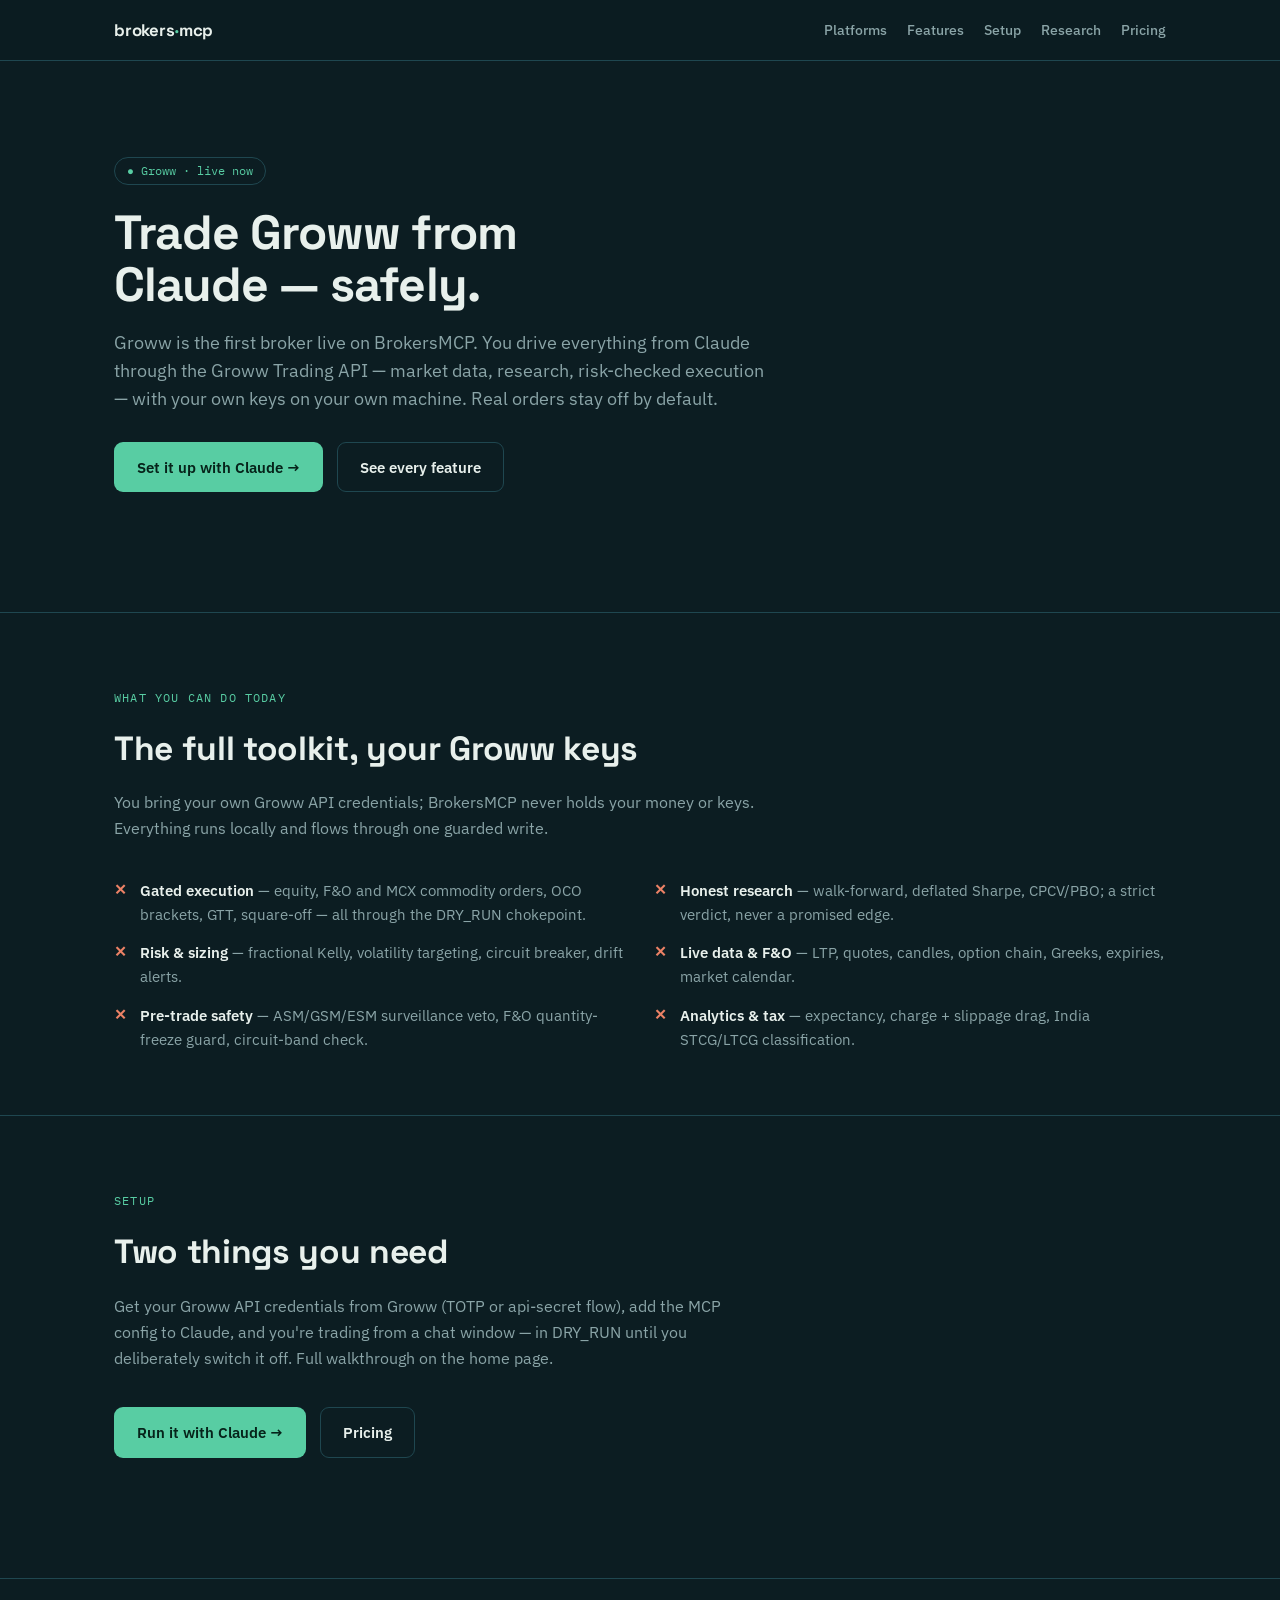
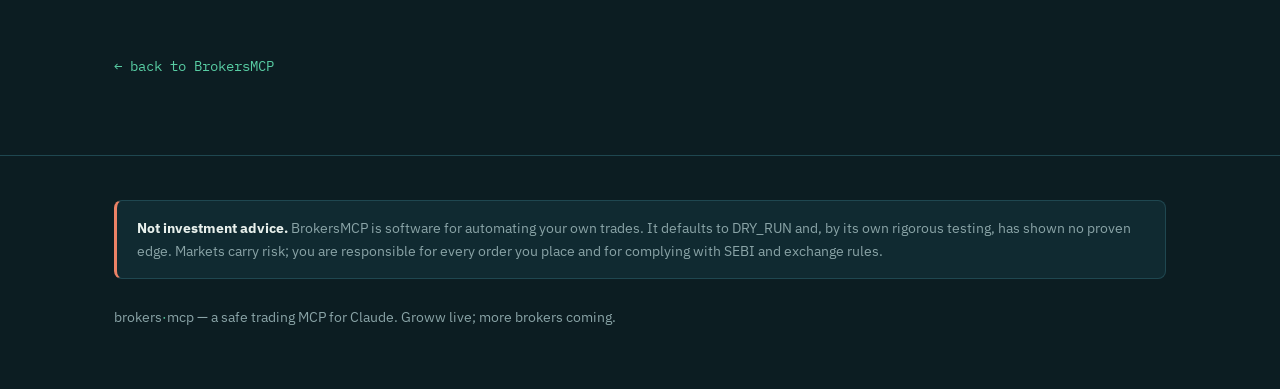
<file: groww.html>
<!DOCTYPE html>
<html lang="en">
<head>
<meta charset="UTF-8" />
<meta name="viewport" content="width=device-width, initial-scale=1.0" />
<title>Trade Groww from Claude — BrokersMCP</title>
<meta name="description" content="Groww is live on BrokersMCP. Drive execution, research, risk and analytics from Claude through the Groww Trading API — your keys, your machine, DRY_RUN by default." />
<meta name="theme-color" content="#0c1d22" />
<link rel="canonical" href="https://brokersmcp.in/groww.html" />
<link rel="icon" href="data:image/svg+xml,%3Csvg xmlns='http://www.w3.org/2000/svg' viewBox='0 0 32 32'%3E%3Crect width='32' height='32' rx='7' fill='%230c1d22'/%3E%3Ccircle cx='16' cy='16' r='6' fill='%2358cda3'/%3E%3C/svg%3E" />
<meta property="og:type" content="website" />
<meta property="og:site_name" content="BrokersMCP" />
<meta property="og:title" content="Trade Groww from Claude — BrokersMCP" />
<meta property="og:description" content="Groww is live. The same safe, rigorous Claude trading tools — through the Groww Trading API, with your own keys." />
<meta property="og:url" content="https://brokersmcp.in/groww.html" />
<meta property="og:image" content="https://brokersmcp.in/og.png" />
<meta name="twitter:card" content="summary_large_image" />
<meta name="twitter:title" content="Trade Groww from Claude — BrokersMCP" />
<meta name="twitter:image" content="https://brokersmcp.in/og.png" />
<link rel="preconnect" href="https://fonts.googleapis.com" />
<link rel="preconnect" href="https://fonts.gstatic.com" crossorigin />
<link href="https://fonts.googleapis.com/css2?family=Space+Grotesk:wght@500;700&family=IBM+Plex+Sans:wght@400;500;600&family=IBM+Plex+Mono:wght@400;500;600&display=swap" rel="stylesheet" />
<link rel="stylesheet" href="style.css" />
</head>
<body>

<header>
  <div class="wrap bar">
    <a class="brand" href="index.html">brokers<span class="tick">·</span>mcp</a>
    <nav>
      <a class="navlink" href="index.html#platforms">Platforms</a>
      <a class="navlink" href="features.html">Features</a>
      <a class="navlink" href="index.html#setup">Setup</a>
      <a class="navlink" href="index.html#research">Research</a>
      <a class="navlink" href="index.html#pricing">Pricing</a>
    </nav>
  </div>
</header>

<main>
  <section class="coming">
    <div class="wrap">
      <span class="badge" style="color:var(--mint)">● Groww · live now</span>
      <h1>Trade Groww from Claude — safely.</h1>
      <p class="lede">
        Groww is the first broker live on BrokersMCP. You drive everything from Claude
        through the Groww Trading API — market data, research, risk-checked execution —
        with your own keys on your own machine. Real orders stay off by default.
      </p>
      <div class="cta-row">
        <a class="btn btn-primary" href="index.html#setup">Set it up with Claude →</a>
        <a class="btn btn-ghost" href="features.html">See every feature</a>
      </div>
    </div>
  </section>

  <section class="section">
    <div class="wrap">
      <p class="sec-label">What you can do today</p>
      <h2 class="sec-title">The full toolkit, your Groww keys</h2>
      <p class="sec-intro">
        You bring your own Groww API credentials; BrokersMCP never holds your money or
        keys. Everything runs locally and flows through one guarded write.
      </p>
      <ul class="nots" style="margin-top:24px">
        <li><b>Gated execution</b> — equity, F&amp;O and MCX commodity orders, OCO brackets, GTT, square-off — all through the DRY_RUN chokepoint.</li>
        <li><b>Honest research</b> — walk-forward, deflated Sharpe, CPCV/PBO; a strict verdict, never a promised edge.</li>
        <li><b>Risk &amp; sizing</b> — fractional Kelly, volatility targeting, circuit breaker, drift alerts.</li>
        <li><b>Live data &amp; F&amp;O</b> — LTP, quotes, candles, option chain, Greeks, expiries, market calendar.</li>
        <li><b>Pre-trade safety</b> — ASM/GSM/ESM surveillance veto, F&amp;O quantity-freeze guard, circuit-band check.</li>
        <li><b>Analytics &amp; tax</b> — expectancy, charge + slippage drag, India STCG/LTCG classification.</li>
      </ul>
    </div>
  </section>

  <section class="section">
    <div class="wrap">
      <p class="sec-label">Setup</p>
      <h2 class="sec-title">Two things you need</h2>
      <p class="sec-intro">
        Get your Groww API credentials from Groww (TOTP or api-secret flow), add the MCP
        config to Claude, and you're trading from a chat window — in DRY_RUN until you
        deliberately switch it off. Full walkthrough on the home page.
      </p>
      <div class="cta-row" style="margin-top:8px">
        <a class="btn btn-primary" href="index.html#setup">Run it with Claude →</a>
        <a class="btn btn-ghost" href="index.html#pricing">Pricing</a>
      </div>
    </div>
  </section>

  <section class="section">
    <div class="wrap">
      <p class="back"><a href="index.html">← back to BrokersMCP</a></p>
    </div>
  </section>
</main>

<footer>
  <div class="wrap">
    <div class="disclaimer">
      <strong style="color:var(--text)">Not investment advice.</strong>
      BrokersMCP is software for automating your own trades. It defaults to DRY_RUN and, by
      its own rigorous testing, has shown no proven edge. Markets carry risk; you are
      responsible for every order you place and for complying with SEBI and exchange rules.
    </div>
    <div class="foot-row">
      <span>brokers<span style="color:var(--mint)">·</span>mcp — a safe trading MCP for Claude. Groww live; more brokers coming.</span>
    </div>
  </div>
</footer>

<script src="app.js" defer></script>
</body>
</html>
</file>
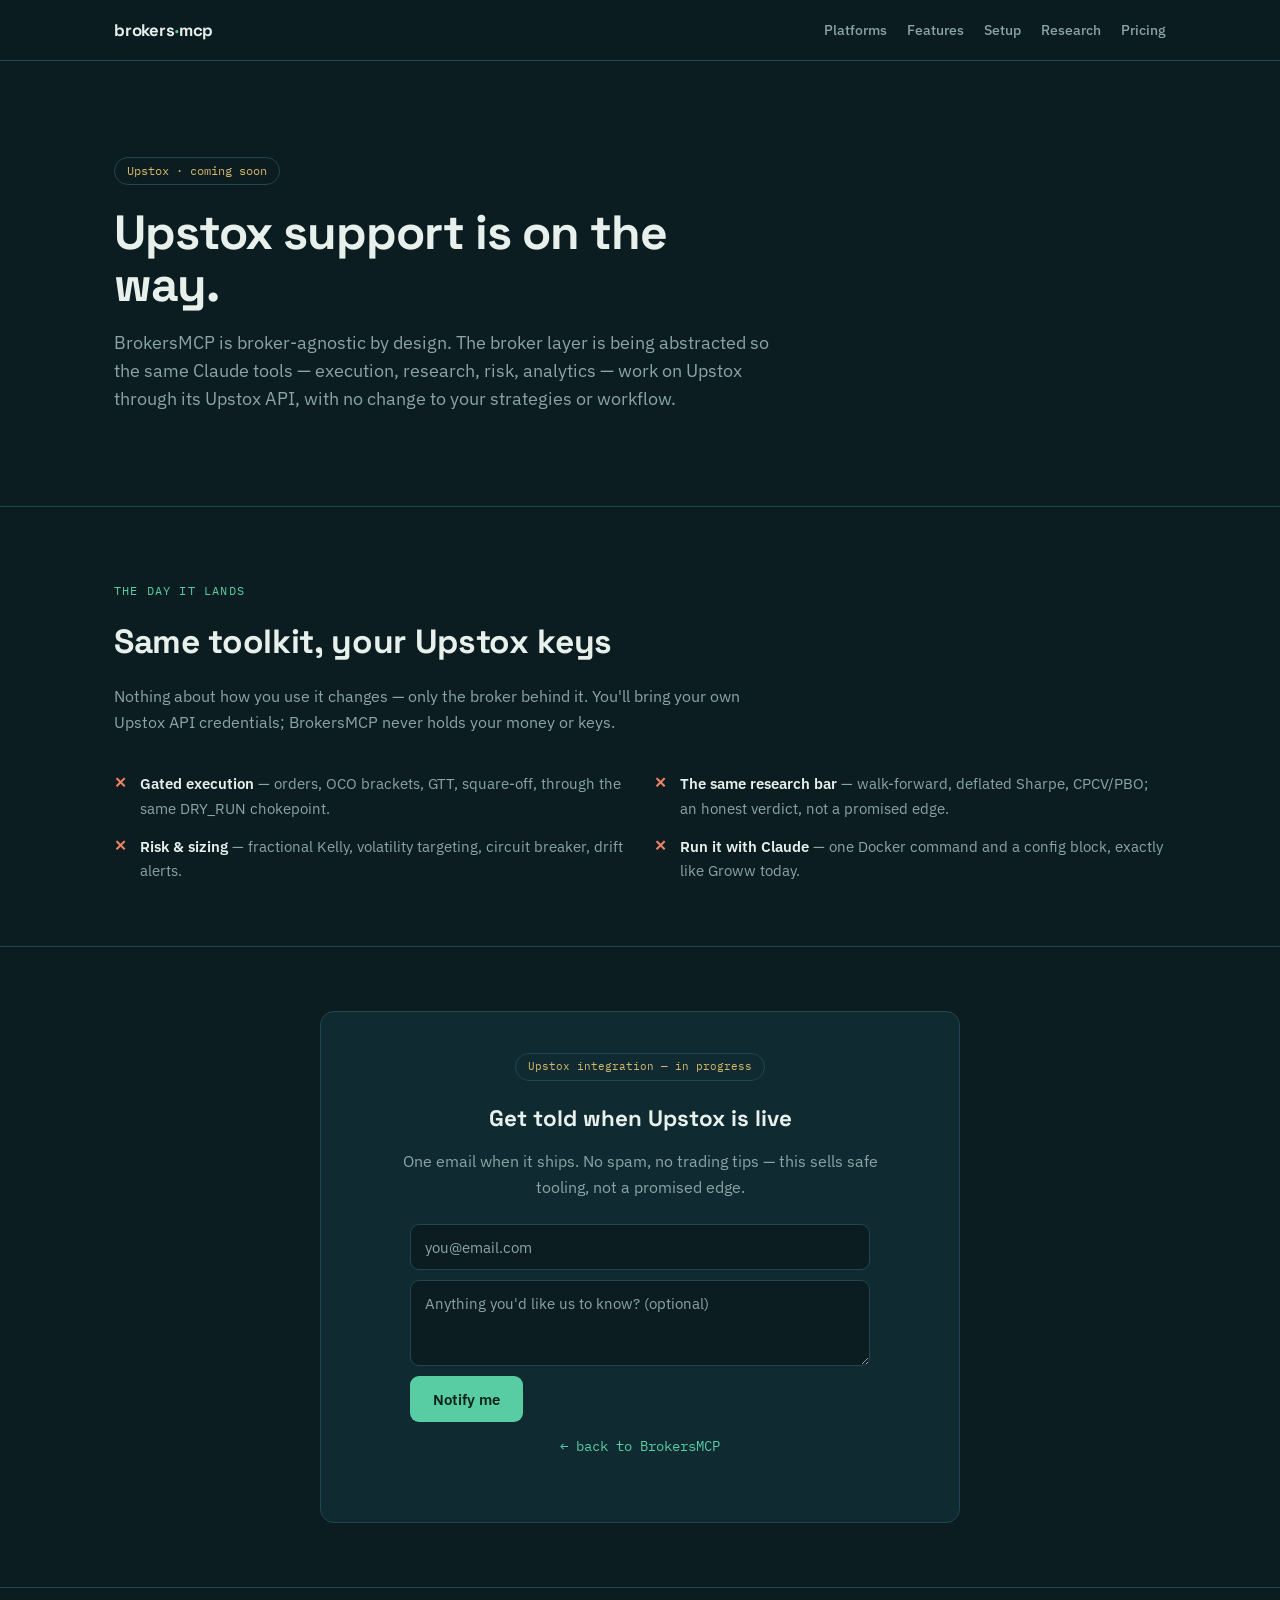
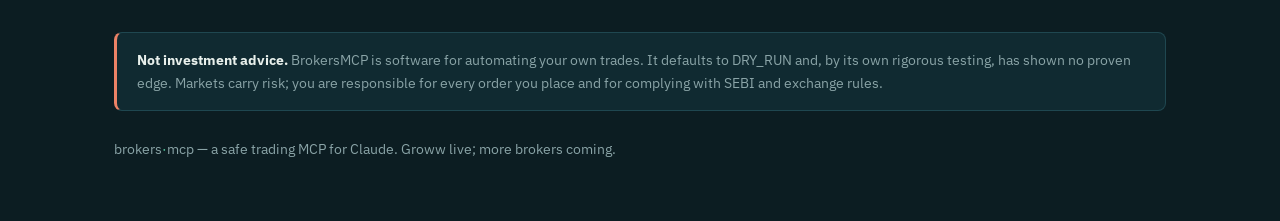
<file: upstox.html>
<!DOCTYPE html>
<html lang="en">
<head>
<meta charset="UTF-8" />
<meta name="viewport" content="width=device-width, initial-scale=1.0" />
<title>Upstox support is coming — BrokersMCP</title>
<meta name="description" content="BrokersMCP is broker-agnostic by design. Upstox (Upstox API) support is coming — the same Claude tools, your Upstox keys. Join the waitlist." />
<meta name="theme-color" content="#0c1d22" />
<link rel="canonical" href="https://brokersmcp.in/upstox.html" />
<link rel="icon" href="data:image/svg+xml,%3Csvg xmlns='http://www.w3.org/2000/svg' viewBox='0 0 32 32'%3E%3Crect width='32' height='32' rx='7' fill='%230c1d22'/%3E%3Ccircle cx='16' cy='16' r='6' fill='%2358cda3'/%3E%3C/svg%3E" />
<meta property="og:type" content="website" />
<meta property="og:site_name" content="BrokersMCP" />
<meta property="og:title" content="Upstox support is coming — BrokersMCP" />
<meta property="og:description" content="The same safe, rigorous Claude trading tools — soon for Upstox. Bring your own Upstox API keys." />
<meta property="og:url" content="https://brokersmcp.in/upstox.html" />
<meta property="og:image" content="https://brokersmcp.in/og.png" />
<meta name="twitter:card" content="summary_large_image" />
<meta name="twitter:title" content="Upstox support is coming — BrokersMCP" />
<meta name="twitter:image" content="https://brokersmcp.in/og.png" />
<link rel="preconnect" href="https://fonts.googleapis.com" />
<link rel="preconnect" href="https://fonts.gstatic.com" crossorigin />
<link href="https://fonts.googleapis.com/css2?family=Space+Grotesk:wght@500;700&family=IBM+Plex+Sans:wght@400;500;600&family=IBM+Plex+Mono:wght@400;500;600&display=swap" rel="stylesheet" />
<link rel="stylesheet" href="style.css" />
</head>
<body>

<header>
  <div class="wrap bar">
    <a class="brand" href="index.html">brokers<span class="tick">·</span>mcp</a>
    <nav>
      <a class="navlink" href="index.html#platforms">Platforms</a>
      <a class="navlink" href="features.html">Features</a>
      <a class="navlink" href="index.html#setup">Setup</a>
      <a class="navlink" href="index.html#research">Research</a>
      <a class="navlink" href="index.html#pricing">Pricing</a>
    </nav>
  </div>
</header>

<main>
  <section class="coming">
    <div class="wrap">
      <span class="badge">Upstox · coming soon</span>
      <h1>Upstox support is on the way.</h1>
      <p class="lede">
        BrokersMCP is broker-agnostic by design. The broker layer is being abstracted so
        the same Claude tools — execution, research, risk, analytics — work on Upstox
        through its Upstox API, with no change to your strategies or workflow.
      </p>
    </div>
  </section>

  <section class="section">
    <div class="wrap">
      <p class="sec-label">The day it lands</p>
      <h2 class="sec-title">Same toolkit, your Upstox keys</h2>
      <p class="sec-intro">
        Nothing about how you use it changes — only the broker behind it. You'll bring
        your own Upstox API credentials; BrokersMCP never holds your money or keys.
      </p>
      <ul class="nots" style="margin-top:24px">
        <li><b>Gated execution</b> — orders, OCO brackets, GTT, square-off, through the same DRY_RUN chokepoint.</li>
        <li><b>The same research bar</b> — walk-forward, deflated Sharpe, CPCV/PBO; an honest verdict, not a promised edge.</li>
        <li><b>Risk &amp; sizing</b> — fractional Kelly, volatility targeting, circuit breaker, drift alerts.</li>
        <li><b>Run it with Claude</b> — one Docker command and a config block, exactly like Groww today.</li>
      </ul>
    </div>
  </section>

  <section class="section" id="notify">
    <div class="wrap">
      <div class="activate">
        <span class="soon">Upstox integration — in progress</span>
        <h3>Get told when Upstox is live</h3>
        <p>One email when it ships. No spam, no trading tips — this sells safe tooling, not a promised edge.</p>
        <form class="waitlist" action="https://formspree.io/f/maqgwgby" method="POST">
          <input type="hidden" name="broker" value="Upstox" />
          <input type="email" name="email" required placeholder="you@email.com" aria-label="Email address" />
          <textarea name="message" rows="3" placeholder="Anything you'd like us to know? (optional)" aria-label="Message"></textarea>
          <button type="submit" class="btn btn-primary">Notify me</button>
        </form>
        <p class="back"><a href="index.html">← back to BrokersMCP</a></p>
      </div>
    </div>
  </section>
</main>

<footer>
  <div class="wrap">
    <div class="disclaimer">
      <strong style="color:var(--text)">Not investment advice.</strong>
      BrokersMCP is software for automating your own trades. It defaults to DRY_RUN and, by
      its own rigorous testing, has shown no proven edge. Markets carry risk; you are
      responsible for every order you place and for complying with SEBI and exchange rules.
    </div>
    <div class="foot-row">
      <span>brokers<span style="color:var(--mint)">·</span>mcp — a safe trading MCP for Claude. Groww live; more brokers coming.</span>
    </div>
  </div>
</footer>

<script src="app.js" defer></script>
</body>
</html>
</file>
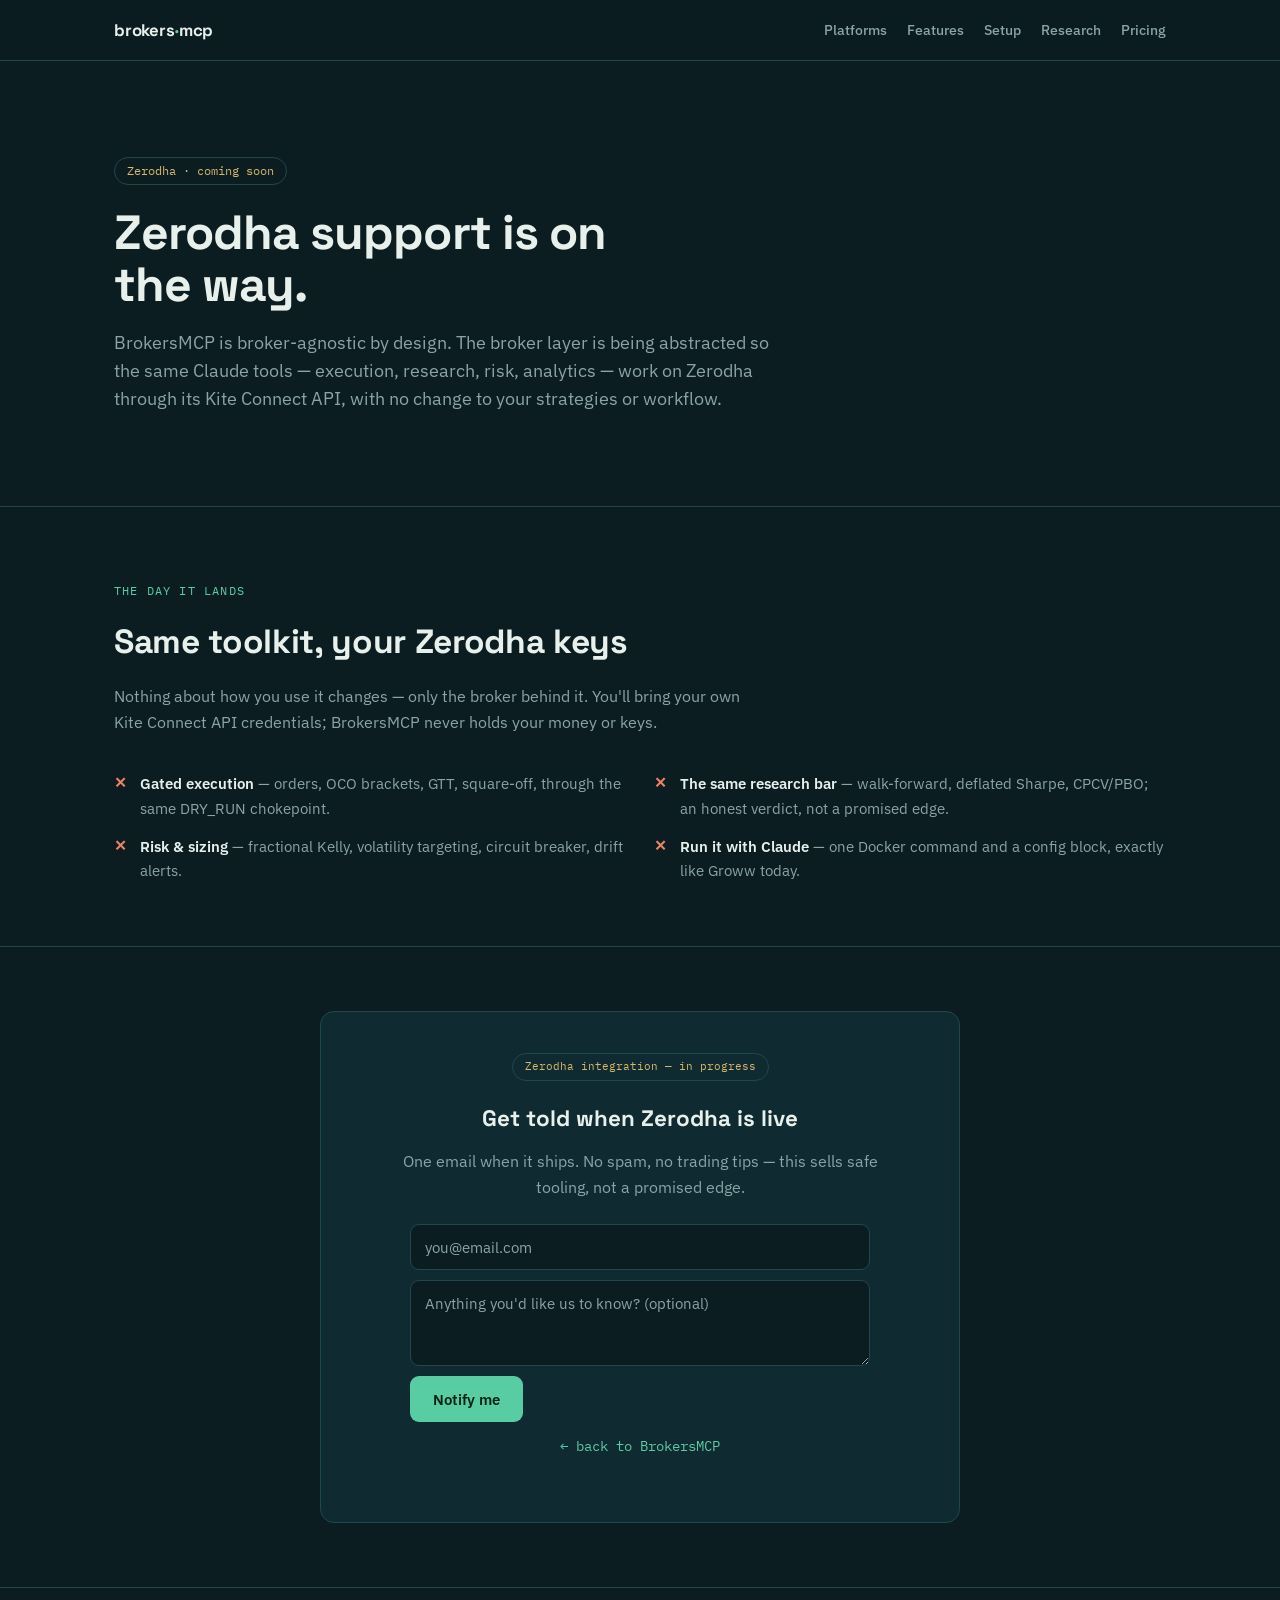
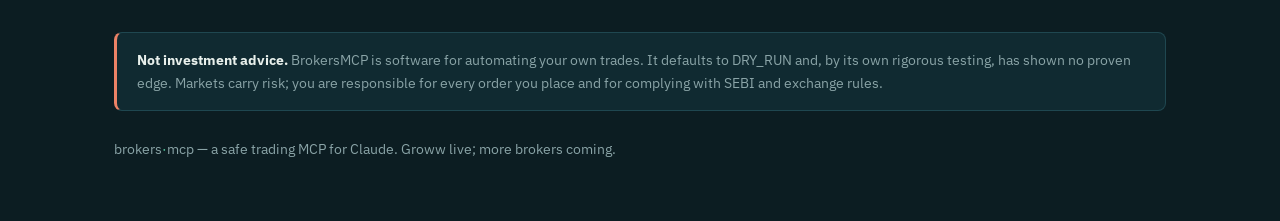
<file: zerodha.html>
<!DOCTYPE html>
<html lang="en">
<head>
<meta charset="UTF-8" />
<meta name="viewport" content="width=device-width, initial-scale=1.0" />
<title>Zerodha support is coming — BrokersMCP</title>
<meta name="description" content="BrokersMCP is broker-agnostic by design. Zerodha (Kite Connect API) support is coming — the same Claude tools, your Zerodha keys. Join the waitlist." />
<meta name="theme-color" content="#0c1d22" />
<link rel="canonical" href="https://brokersmcp.in/zerodha.html" />
<link rel="icon" href="data:image/svg+xml,%3Csvg xmlns='http://www.w3.org/2000/svg' viewBox='0 0 32 32'%3E%3Crect width='32' height='32' rx='7' fill='%230c1d22'/%3E%3Ccircle cx='16' cy='16' r='6' fill='%2358cda3'/%3E%3C/svg%3E" />
<meta property="og:type" content="website" />
<meta property="og:site_name" content="BrokersMCP" />
<meta property="og:title" content="Zerodha support is coming — BrokersMCP" />
<meta property="og:description" content="The same safe, rigorous Claude trading tools — soon for Zerodha. Bring your own Kite Connect API keys." />
<meta property="og:url" content="https://brokersmcp.in/zerodha.html" />
<meta property="og:image" content="https://brokersmcp.in/og.png" />
<meta name="twitter:card" content="summary_large_image" />
<meta name="twitter:title" content="Zerodha support is coming — BrokersMCP" />
<meta name="twitter:image" content="https://brokersmcp.in/og.png" />
<link rel="preconnect" href="https://fonts.googleapis.com" />
<link rel="preconnect" href="https://fonts.gstatic.com" crossorigin />
<link href="https://fonts.googleapis.com/css2?family=Space+Grotesk:wght@500;700&family=IBM+Plex+Sans:wght@400;500;600&family=IBM+Plex+Mono:wght@400;500;600&display=swap" rel="stylesheet" />
<link rel="stylesheet" href="style.css" />
</head>
<body>

<header>
  <div class="wrap bar">
    <a class="brand" href="index.html">brokers<span class="tick">·</span>mcp</a>
    <nav>
      <a class="navlink" href="index.html#platforms">Platforms</a>
      <a class="navlink" href="features.html">Features</a>
      <a class="navlink" href="index.html#setup">Setup</a>
      <a class="navlink" href="index.html#research">Research</a>
      <a class="navlink" href="index.html#pricing">Pricing</a>
    </nav>
  </div>
</header>

<main>
  <section class="coming">
    <div class="wrap">
      <span class="badge">Zerodha · coming soon</span>
      <h1>Zerodha support is on the way.</h1>
      <p class="lede">
        BrokersMCP is broker-agnostic by design. The broker layer is being abstracted so
        the same Claude tools — execution, research, risk, analytics — work on Zerodha
        through its Kite Connect API, with no change to your strategies or workflow.
      </p>
    </div>
  </section>

  <section class="section">
    <div class="wrap">
      <p class="sec-label">The day it lands</p>
      <h2 class="sec-title">Same toolkit, your Zerodha keys</h2>
      <p class="sec-intro">
        Nothing about how you use it changes — only the broker behind it. You'll bring
        your own Kite Connect API credentials; BrokersMCP never holds your money or keys.
      </p>
      <ul class="nots" style="margin-top:24px">
        <li><b>Gated execution</b> — orders, OCO brackets, GTT, square-off, through the same DRY_RUN chokepoint.</li>
        <li><b>The same research bar</b> — walk-forward, deflated Sharpe, CPCV/PBO; an honest verdict, not a promised edge.</li>
        <li><b>Risk &amp; sizing</b> — fractional Kelly, volatility targeting, circuit breaker, drift alerts.</li>
        <li><b>Run it with Claude</b> — one Docker command and a config block, exactly like Groww today.</li>
      </ul>
    </div>
  </section>

  <section class="section" id="notify">
    <div class="wrap">
      <div class="activate">
        <span class="soon">Zerodha integration — in progress</span>
        <h3>Get told when Zerodha is live</h3>
        <p>One email when it ships. No spam, no trading tips — this sells safe tooling, not a promised edge.</p>
        <form class="waitlist" action="https://formspree.io/f/maqgwgby" method="POST">
          <input type="hidden" name="broker" value="Zerodha" />
          <input type="email" name="email" required placeholder="you@email.com" aria-label="Email address" />
          <textarea name="message" rows="3" placeholder="Anything you'd like us to know? (optional)" aria-label="Message"></textarea>
          <button type="submit" class="btn btn-primary">Notify me</button>
        </form>
        <p class="back"><a href="index.html">← back to BrokersMCP</a></p>
      </div>
    </div>
  </section>
</main>

<footer>
  <div class="wrap">
    <div class="disclaimer">
      <strong style="color:var(--text)">Not investment advice.</strong>
      BrokersMCP is software for automating your own trades. It defaults to DRY_RUN and, by
      its own rigorous testing, has shown no proven edge. Markets carry risk; you are
      responsible for every order you place and for complying with SEBI and exchange rules.
    </div>
    <div class="foot-row">
      <span>brokers<span style="color:var(--mint)">·</span>mcp — a safe trading MCP for Claude. Groww live; more brokers coming.</span>
    </div>
  </div>
</footer>

<script src="app.js" defer></script>
</body>
</html>
</file>
<file: style.css>
:root {
    --ink: #0c1d22;
    --panel: #102a31;
    --panel-2: #16363f;
    --line: #1f4750;
    --text: #e8f0ec;
    --muted: #8aa4a7;
    --mint: #58cda3;     /* safe / robust / DRY — the affirming state */
    --coral: #ec8266;    /* live / caution */
    --amber: #d6b86a;    /* fragile — used ONLY in the verdict legend */
    --maxw: 1100px;
    --radius: 10px;
  }
  * { box-sizing: border-box; }
  html { scroll-behavior: smooth; scroll-padding-top: 76px; }
  @media (prefers-reduced-motion: reduce) { html { scroll-behavior: auto; } }
  body {
    margin: 0;
    background: var(--ink);
    color: var(--text);
    font-family: "IBM Plex Sans", system-ui, sans-serif;
    line-height: 1.6;
    -webkit-font-smoothing: antialiased;
  }
  a { color: var(--mint); text-decoration: none; }
  a:hover { text-decoration: underline; }
  .mono { font-family: "IBM Plex Mono", ui-monospace, monospace; }
  .wrap { max-width: var(--maxw); margin: 0 auto; padding: 0 24px; }

  /* ── top status bar ───────────────────────────────────────── */
  header {
    position: sticky; top: 0; z-index: 50;
    background: rgba(12, 29, 34, 0.85);
    backdrop-filter: blur(10px);
    border-bottom: 1px solid var(--line);
  }
  .bar { display: flex; align-items: center; gap: 16px; height: 60px; }
  .brand {
    font-family: "Space Grotesk", sans-serif; font-weight: 700;
    font-size: 1.05rem; letter-spacing: -0.01em; color: var(--text);
  }
  .brand:hover { text-decoration: none; }
  .brand .tick { color: var(--mint); }
  .pill {
    font-family: "IBM Plex Mono", monospace; font-size: 0.72rem;
    color: var(--mint); border: 1px solid var(--line);
    background: rgba(88, 205, 163, 0.07);
    padding: 4px 10px; border-radius: 999px; white-space: nowrap;
  }
  .bar nav { margin-left: auto; display: flex; gap: 20px; align-items: center; }
  .bar nav a {
    color: var(--muted); font-size: 0.86rem; font-weight: 500;
  }
  .bar nav a:hover { color: var(--text); text-decoration: none; }
  .ghbtn {
    color: var(--text) !important; border: 1px solid var(--line);
    padding: 7px 14px; border-radius: 8px; font-size: 0.84rem;
  }
  .ghbtn:hover { border-color: var(--mint); text-decoration: none; }
  @media (max-width: 760px) { .bar nav .navlink { display: none; } }
  /* On phones, drop the flavor pill so brand + GitHub always fit (no overflow). */
  @media (max-width: 560px) {
    .pill { display: none; }
    .wrap { padding: 0 18px; }
    .bar { gap: 10px; }
  }

  /* ── hero ─────────────────────────────────────────────────── */
  .hero { padding: 84px 0 64px; }
  .eyebrow {
    font-family: "IBM Plex Mono", monospace; font-size: 0.78rem;
    color: var(--muted); letter-spacing: 0.08em; text-transform: uppercase;
    margin-bottom: 22px;
  }
  h1 {
    font-family: "Space Grotesk", sans-serif; font-weight: 700;
    font-size: clamp(2.1rem, 5.2vw, 3.4rem); line-height: 1.08;
    letter-spacing: -0.02em; margin: 0 0 22px; max-width: 16ch;
  }
  h1 .em { color: var(--mint); }
  .lede { font-size: 1.12rem; color: var(--muted); max-width: 60ch; margin: 0 0 32px; }
  .cta-row { display: flex; gap: 14px; flex-wrap: wrap; margin-bottom: 56px; }
  .btn {
    font-family: "IBM Plex Sans", sans-serif; font-weight: 600; font-size: 0.95rem;
    padding: 12px 22px; border-radius: 9px; cursor: pointer; border: 1px solid transparent;
  }
  .btn-primary { background: var(--mint); color: #06231a !important; }
  .btn-primary:hover { text-decoration: none; filter: brightness(1.07); }
  .btn-ghost { border-color: var(--line); color: var(--text) !important; }
  .btn-ghost:hover { border-color: var(--mint); text-decoration: none; }

  /* ── signature: the research-verdict terminal ─────────────── */
  .term {
    background: var(--panel); border: 1px solid var(--line);
    border-radius: var(--radius); overflow: hidden; max-width: 820px;
    box-shadow: 0 24px 60px -30px rgba(0,0,0,0.7);
  }
  .term-top {
    display: flex; align-items: center; gap: 8px;
    padding: 11px 16px; border-bottom: 1px solid var(--line);
    background: var(--panel-2);
  }
  .dot { width: 11px; height: 11px; border-radius: 50%; background: var(--line); }
  .term-title {
    margin-left: 8px; font-family: "IBM Plex Mono", monospace;
    font-size: 0.76rem; color: var(--muted);
    min-width: 0; overflow: hidden; text-overflow: ellipsis; white-space: nowrap;
  }
  .term-body {
    padding: 18px 20px; font-family: "IBM Plex Mono", monospace;
    font-size: 0.82rem; line-height: 1.85; overflow-x: auto;
  }
  .term-body .ln { white-space: pre; }
  .c-mut { color: var(--muted); }
  .c-mint { color: var(--mint); }
  .c-coral { color: var(--coral); }
  .c-amber { color: var(--amber); }
  .prompt { color: var(--mint); }

  /* ── generic section ──────────────────────────────────────── */
  .section { padding: 64px 0; border-top: 1px solid var(--line); }
  .sec-label {
    font-family: "IBM Plex Mono", monospace; font-size: 0.74rem;
    color: var(--mint); letter-spacing: 0.1em; text-transform: uppercase;
    margin-bottom: 14px;
  }
  .sec-title {
    font-family: "Space Grotesk", sans-serif; font-weight: 700;
    font-size: clamp(1.5rem, 3.4vw, 2.1rem); letter-spacing: -0.01em;
    margin: 0 0 14px;
  }
  .sec-intro { color: var(--muted); max-width: 64ch; margin: 0 0 36px; font-size: 1.02rem; }

  /* ── capability grid ──────────────────────────────────────── */
  .grid { display: grid; grid-template-columns: repeat(3, 1fr); gap: 16px; }
  @media (max-width: 880px) { .grid { grid-template-columns: 1fr 1fr; } }
  @media (max-width: 580px) { .grid { grid-template-columns: 1fr; } }
  .card {
    background: var(--panel); border: 1px solid var(--line);
    border-radius: var(--radius); padding: 22px;
    transition: border-color .18s ease, transform .18s ease;
  }
  .card:hover { border-color: var(--mint); transform: translateY(-3px); }
  @media (prefers-reduced-motion: reduce) { .card:hover { transform: none; } }
  .card h3 {
    font-family: "Space Grotesk", sans-serif; font-weight: 700;
    font-size: 1.08rem; margin: 0 0 6px;
  }
  .card .kicker {
    font-family: "IBM Plex Mono", monospace; font-size: 0.68rem;
    color: var(--muted); letter-spacing: 0.06em; text-transform: uppercase;
    display: block; margin-bottom: 12px;
  }
  .card p { color: var(--muted); font-size: 0.92rem; margin: 0 0 14px; }
  .card code {
    font-family: "IBM Plex Mono", monospace; font-size: 0.76rem;
    color: var(--text); background: var(--ink);
    border: 1px solid var(--line); border-radius: 6px;
    padding: 3px 8px; display: inline-block;
  }

  /* ── safety band ──────────────────────────────────────────── */
  .band { background: var(--panel); border: 1px solid var(--line); border-radius: 14px; padding: 36px; }
  .safety-grid { display: grid; grid-template-columns: 1fr 1fr; gap: 28px; margin-top: 24px; }
  @media (max-width: 720px) { .safety-grid { grid-template-columns: 1fr; } }
  .safety-grid h4 {
    font-family: "Space Grotesk", sans-serif; font-size: 1rem; margin: 0 0 6px;
    display: flex; align-items: center; gap: 9px;
  }
  .safety-grid p { color: var(--muted); font-size: 0.92rem; margin: 0; }
  .flag {
    font-family: "IBM Plex Mono", monospace; font-size: 0.66rem; font-weight: 600;
    padding: 2px 8px; border-radius: 5px;
  }
  .flag-dry { color: var(--mint); border: 1px solid var(--mint); }
  .flag-live { color: var(--coral); border: 1px solid var(--coral); }

  /* ── verdict legend ───────────────────────────────────────── */
  .legend { display: flex; gap: 12px; flex-wrap: wrap; margin-top: 28px; }
  .verdict {
    font-family: "IBM Plex Mono", monospace; font-size: 0.82rem;
    border: 1px solid var(--line); border-radius: 8px; padding: 12px 16px;
    flex: 1; min-width: 220px;
  }
  .verdict b { display: block; margin-bottom: 4px; font-size: 0.9rem; }
  .verdict span { color: var(--muted); font-family: "IBM Plex Sans", sans-serif; font-size: 0.84rem; }
  .v-robust b { color: var(--mint); }
  .v-fragile b { color: var(--amber); }
  .v-noedge b { color: var(--muted); }

  /* ── interfaces ───────────────────────────────────────────── */
  .ifaces { display: grid; grid-template-columns: repeat(3, 1fr); gap: 16px; }
  @media (max-width: 720px) { .ifaces { grid-template-columns: 1fr; } }

  /* ── quickstart ───────────────────────────────────────────── */
  .steps { font-family: "IBM Plex Mono", monospace; font-size: 0.85rem; }
  pre.code {
    background: var(--panel); border: 1px solid var(--line); border-radius: var(--radius);
    padding: 20px 22px; overflow-x: auto; font-family: "IBM Plex Mono", monospace;
    font-size: 0.84rem; line-height: 1.9; color: var(--text); margin: 0;
  }
  pre.code .cmt { color: var(--muted); }
  pre.code .ok { color: var(--mint); }

  /* ── footer ───────────────────────────────────────────────── */
  footer { border-top: 1px solid var(--line); padding: 44px 0 60px; color: var(--muted); }
  .disclaimer {
    border: 1px solid var(--line); border-left: 3px solid var(--coral);
    border-radius: 8px; padding: 16px 20px; margin-bottom: 28px;
    font-size: 0.88rem; color: var(--muted); background: var(--panel);
  }
  .foot-row { display: flex; justify-content: space-between; gap: 18px; flex-wrap: wrap; font-size: 0.85rem; }

  /* ── architecture: two systems, one broker ───────────────── */
  .arch { display: grid; grid-template-columns: 1fr 1fr; gap: 16px; }
  @media (max-width: 720px) { .arch { grid-template-columns: 1fr; } }
  .sys {
    background: var(--panel); border: 1px solid var(--line);
    border-radius: var(--radius); padding: 24px;
    min-width: 0;  /* let the panel shrink so .flow scrolls internally, no page overflow */
  }
  .sys h3 { font-family: "Space Grotesk", sans-serif; font-size: 1.1rem; margin: 0 0 4px; }
  .sys .kicker {
    font-family: "IBM Plex Mono", monospace; font-size: 0.68rem; color: var(--muted);
    letter-spacing: 0.06em; text-transform: uppercase; display: block; margin-bottom: 14px;
  }
  .flow {
    font-family: "IBM Plex Mono", monospace; font-size: 0.78rem; color: var(--text);
    background: var(--ink); border: 1px solid var(--line); border-radius: 8px;
    padding: 12px 14px; margin: 0 0 14px; overflow-x: auto; white-space: nowrap;
  }
  .flow .arrow { color: var(--mint); }
  .sys p { color: var(--muted); font-size: 0.92rem; margin: 0; }
  .choke {
    margin-top: 16px; border: 1px solid var(--line); border-left: 3px solid var(--mint);
    border-radius: 8px; padding: 14px 18px; background: var(--panel);
    font-size: 0.92rem; color: var(--muted);
  }
  .choke b { color: var(--text); }

  /* ── validation pipeline (a real ordered sequence) ────────── */
  .pipe { display: flex; flex-direction: column; gap: 0; margin-top: 8px; }
  .stage { display: grid; grid-template-columns: 56px 1fr; gap: 18px; padding: 18px 0; border-top: 1px solid var(--line); }
  .stage:first-child { border-top: 0; }
  .stage .no {
    font-family: "IBM Plex Mono", monospace; font-size: 1.1rem; font-weight: 600;
    color: var(--mint);
  }
  .stage h4 { font-family: "Space Grotesk", sans-serif; font-size: 1.02rem; margin: 0 0 4px; }
  .stage p { color: var(--muted); font-size: 0.92rem; margin: 0; }
  .stage code {
    font-family: "IBM Plex Mono", monospace; font-size: 0.74rem; color: var(--text);
    background: var(--ink); border: 1px solid var(--line); border-radius: 5px; padding: 2px 7px;
  }

  /* ── won't do (honest non-features) ───────────────────────── */
  .nots { display: grid; grid-template-columns: 1fr 1fr; gap: 14px 28px; margin-top: 8px; }
  @media (max-width: 640px) { .nots { grid-template-columns: 1fr; } }
  .nots li { list-style: none; padding-left: 26px; position: relative; color: var(--muted); font-size: 0.95rem; }
  .nots { padding: 0; margin: 8px 0 0; }
  .nots li::before {
    content: "✕"; position: absolute; left: 0; top: 0;
    color: var(--coral); font-family: "IBM Plex Mono", monospace; font-weight: 600;
  }
  .nots li b { color: var(--text); font-weight: 600; }

  /* ── supported platforms ──────────────────────────────────── */
  .brokers { display: grid; grid-template-columns: repeat(4, 1fr); gap: 14px; }
  @media (max-width: 820px) { .brokers { grid-template-columns: 1fr 1fr; } }
  @media (max-width: 440px) { .brokers { grid-template-columns: 1fr; } }
  .broker {
    background: var(--panel); border: 1px solid var(--line); border-radius: var(--radius);
    padding: 18px 20px; display: flex; align-items: center; justify-content: space-between;
    gap: 10px; min-width: 0;
  }
  .broker .bname { font-family: "Space Grotesk", sans-serif; font-weight: 700; font-size: 1rem; }
  .status {
    font-family: "IBM Plex Mono", monospace; font-size: 0.62rem; font-weight: 600;
    padding: 3px 9px; border-radius: 999px; white-space: nowrap;
  }
  .status-live { color: var(--mint); border: 1px solid var(--mint); }
  .status-soon { color: var(--muted); border: 1px solid var(--line); }

  /* ── pricing / activate (placeholder) ─────────────────────── */
  .activate {
    background: var(--panel); border: 1px solid var(--line); border-radius: 14px;
    padding: 40px 36px; text-align: center; max-width: 640px; margin: 0 auto;
  }
  .activate .soon {
    font-family: "IBM Plex Mono", monospace; font-size: 0.7rem; color: var(--amber);
    border: 1px solid var(--line); border-radius: 999px; padding: 4px 12px;
    display: inline-block; margin-bottom: 20px;
  }
  .activate h3 { font-family: "Space Grotesk", sans-serif; font-size: 1.4rem; margin: 0 0 12px; }
  .activate p { color: var(--muted); margin: 0 auto 24px; max-width: 48ch; }
  .btn-disabled { background: var(--panel-2); color: var(--muted) !important; border: 1px solid var(--line); cursor: default; }
  .btn-disabled:hover { text-decoration: none; filter: none; }
  .fineprint { font-size: 0.82rem; color: var(--muted); margin-top: 18px; }

  :focus-visible { outline: 2px solid var(--mint); outline-offset: 3px; }

/* ── active nav link (set by scroll spy) ──────────────────────── */
.bar nav a.navlink.active { color: var(--mint); }

/* ── waitlist capture: email + message (pricing / broker pages) ── */
.waitlist {
  display: flex; flex-direction: column; gap: 10px;
  max-width: 460px; margin: 0 auto 14px; text-align: left;
}
.waitlist input, .waitlist textarea {
  width: 100%; min-width: 0; background: var(--ink); color: var(--text);
  border: 1px solid var(--line); border-radius: 9px; padding: 12px 14px;
  font-family: "IBM Plex Sans", sans-serif; font-size: 0.95rem;
}
.waitlist textarea { resize: vertical; min-height: 80px; }
.waitlist input::placeholder, .waitlist textarea::placeholder { color: var(--muted); }
.waitlist input:focus, .waitlist textarea:focus { outline: none; border-color: var(--mint); }
.waitlist .btn { white-space: nowrap; align-self: flex-start; }
.or { color: var(--muted); font-size: 0.82rem; margin: 0 0 16px; }

/* ── coming-soon (per-broker) page ────────────────────────────── */
.coming { padding: 96px 0 64px; }
.coming .badge {
  font-family: "IBM Plex Mono", monospace; font-size: 0.72rem; color: var(--amber);
  border: 1px solid var(--line); border-radius: 999px; padding: 4px 12px;
  display: inline-block; margin-bottom: 22px;
}
.coming h1 { font-family: "Space Grotesk", sans-serif; font-weight: 700;
  font-size: clamp(2rem, 5vw, 3rem); letter-spacing: -0.02em; margin: 0 0 18px; max-width: 18ch; }
.coming .lede { font-size: 1.1rem; color: var(--muted); max-width: 60ch; margin: 0 0 28px; }
.back { font-family: "IBM Plex Mono", monospace; font-size: 0.85rem; }

/* broker cards that link out (Zerodha/Upstox -> their pages) */
a.broker { text-decoration: none; color: inherit; transition: border-color .18s ease; }
a.broker:hover { border-color: var(--mint); text-decoration: none; }
a.broker .bname { color: var(--text); }

/* capability cards that link to the features page */
a.card { text-decoration: none; color: inherit; display: block; }
a.card:hover { text-decoration: none; }

/* AJAX waitlist result messages */
.form-ok { color: var(--mint); font-family: "IBM Plex Mono", monospace; font-size: 0.95rem; margin: 4px 0; }
.form-err { color: var(--coral); font-size: 0.85rem; margin: 6px 0 0; }
</file>
